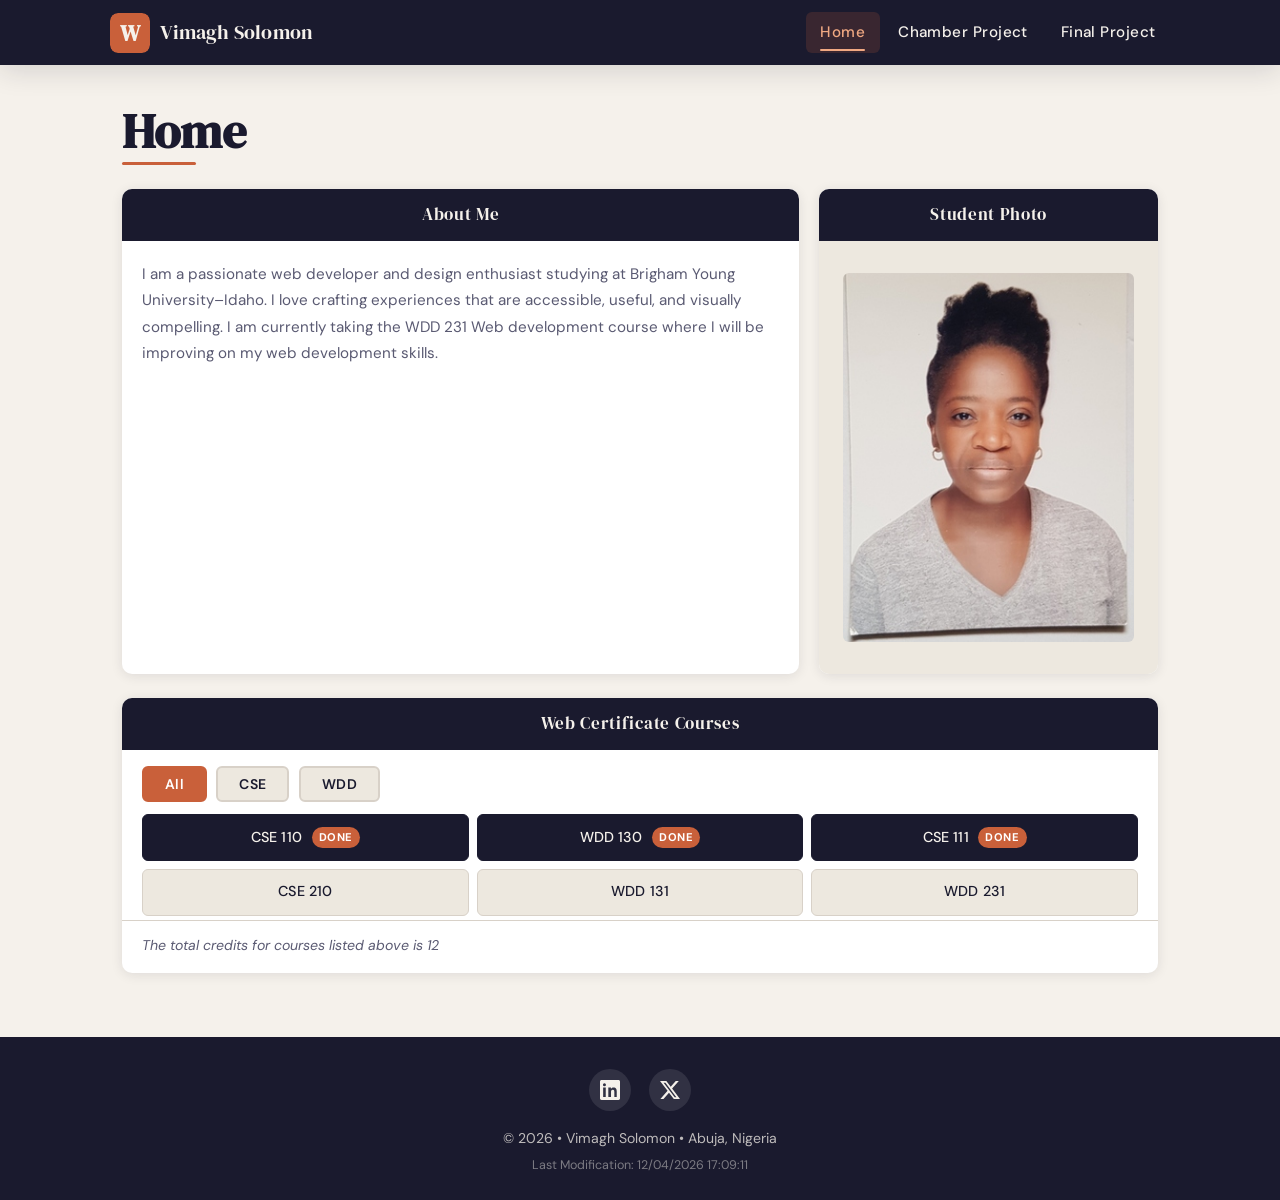
<file: index.html>
<!DOCTYPE html>
<html lang="en">
<head>
  <meta charset="UTF-8" />
  <meta name="viewport" content="width=device-width, initial-scale=1.0" />
  <meta name="description" content="Vimagh Solomon's's WDD131 student portfolio showcasing web development projects, certificate courses, and skills learned at BYU-Idaho." />
  <meta name="author" content="Vimagh Solomon" />
  <title>WDD131 – Student Portfolio</title>
  <link rel="preconnect" href="https://fonts.googleapis.com" />
  <link rel="preconnect" href="https://fonts.gstatic.com" crossorigin />
  <link href="https://fonts.googleapis.com/css2?family=DM+Serif+Display:ital@0;1&family=DM+Sans:ital,opsz,wght@0,9..40,300;0,9..40,400;0,9..40,500;0,9..40,600;1,9..40,400&display=swap" rel="stylesheet" />
  <link rel="stylesheet" href="styles/styles.css" />
  <script src="scripts/main.js" defer></script>
</head>
<body>

  <!-- HEADER -->
  <header>
    <div class="header-inner">
      <div class="brand">
        <svg class="site-logo" viewBox="0 0 40 40" xmlns="http://www.w3.org/2000/svg" aria-label="Site logo">
          <rect width="40" height="40" rx="8" fill="var(--accent)"/>
          <text x="50%" y="56%" dominant-baseline="middle" text-anchor="middle"
                fill="var(--bg)" font-family="DM Serif Display, serif" font-size="22" font-weight="bold">W</text>
        </svg>
        <span class="site-name">Vimagh Solomon</span>
      </div>

      <button id="menu-btn" class="hamburger" aria-label="Toggle navigation" aria-expanded="false">
        <span></span><span></span><span></span>
      </button>

      <nav id="main-nav" aria-label="Main navigation">
        <ul>
          <li><a href="index.html" class="active" aria-current="page">Home</a></li>
          <li><a href="chamber.html">Chamber Project</a></li>
          <li><a href="final.html">Final Project</a></li>
        </ul>
      </nav>
    </div>
  </header>

  <!-- MAIN -->
  <main>
    <h1>Home</h1>

    <div class="top-grid">
      <section class="card about-section" aria-labelledby="about-heading">
        <h2 id="about-heading">About Me</h2>
        <p>
          I am a passionate web developer and design enthusiast studying at Brigham Young University–Idaho.
          I love crafting experiences that are accessible, useful, and visually compelling. I am currently 
          taking the WDD 231 Web development course where I will be improving on my web development skills.
        </p>
      </section>

      <section class="card photo-section" aria-labelledby="photo-heading">
        <h2 id="photo-heading">Student Photo</h2>
        <div class="photo-placeholder" aria-label="Student photo placeholder">
  <img src="images/profile.jpg" alt="Vimagh Solomon, student" />
</div>
      </section>
    </div>

    <section class="card courses-section" aria-labelledby="courses-heading">
      <h2 id="courses-heading">Web Certificate Courses</h2>
      <div class="filter-btns" role="group" aria-label="Filter courses">
        <button class="filter-btn active" data-filter="all">All</button>
        <button class="filter-btn" data-filter="CSE">CSE</button>
        <button class="filter-btn" data-filter="WDD">WDD</button>
      </div>
      <div id="course-list" class="course-list" aria-live="polite"></div>
      <p class="credit-total" id="credit-total"></p>
    </section>
  </main>

  <!-- FOOTER -->
  <footer>
    <div class="social-links" aria-label="Social media links">
      <a href="https://www.linkedin.com/in/vimagh-solomon-92a84197/" target="_blank" rel="noopener noreferrer" aria-label="LinkedIn">
        <svg viewBox="0 0 24 24" xmlns="http://www.w3.org/2000/svg" aria-hidden="true">
          <path d="M20.447 20.452H17.21v-5.569c0-1.327-.024-3.037-1.849-3.037-1.851 0-2.134 1.445-2.134 2.939v5.667H9.989V9h3.106v1.561h.044c.432-.82 1.49-1.685 3.066-1.685 3.278 0 3.883 2.157 3.883 4.963v6.613zM5.337 7.433a1.803 1.803 0 1 1 0-3.606 1.803 1.803 0 0 1 0 3.606zm1.554 13.019H3.782V9h3.109v11.452zM22.225 0H1.771C.792 0 0 .774 0 1.729v20.542C0 23.227.792 24 1.771 24h20.451C23.2 24 24 23.227 24 22.271V1.729C24 .774 23.2 0 22.222 0h.003z"/>
        </svg>
      </a>
      <a href="hhttps://x.com/miz_veee/" target="_blank" rel="noopener noreferrer" aria-label="X (Twitter)">
        <svg viewBox="0 0 24 24" xmlns="http://www.w3.org/2000/svg" aria-hidden="true">
          <path d="M18.901 1.153h3.68l-8.04 9.19L24 22.846h-7.406l-5.8-7.584-6.638 7.584H.474l8.6-9.83L0 1.154h7.594l5.243 6.932ZM17.61 20.644h2.039L6.486 3.24H4.298Z"/>
        </svg>
      </a>
    </div>

    <p class="footer-copy">
      &copy; <span id="copy-year"></span> &bull; Vimagh Solomon &bull; Abuja, Nigeria
    </p>
    <p class="footer-modified" id="lastModified"></p>
  </footer>

</body>
</html>
</file>
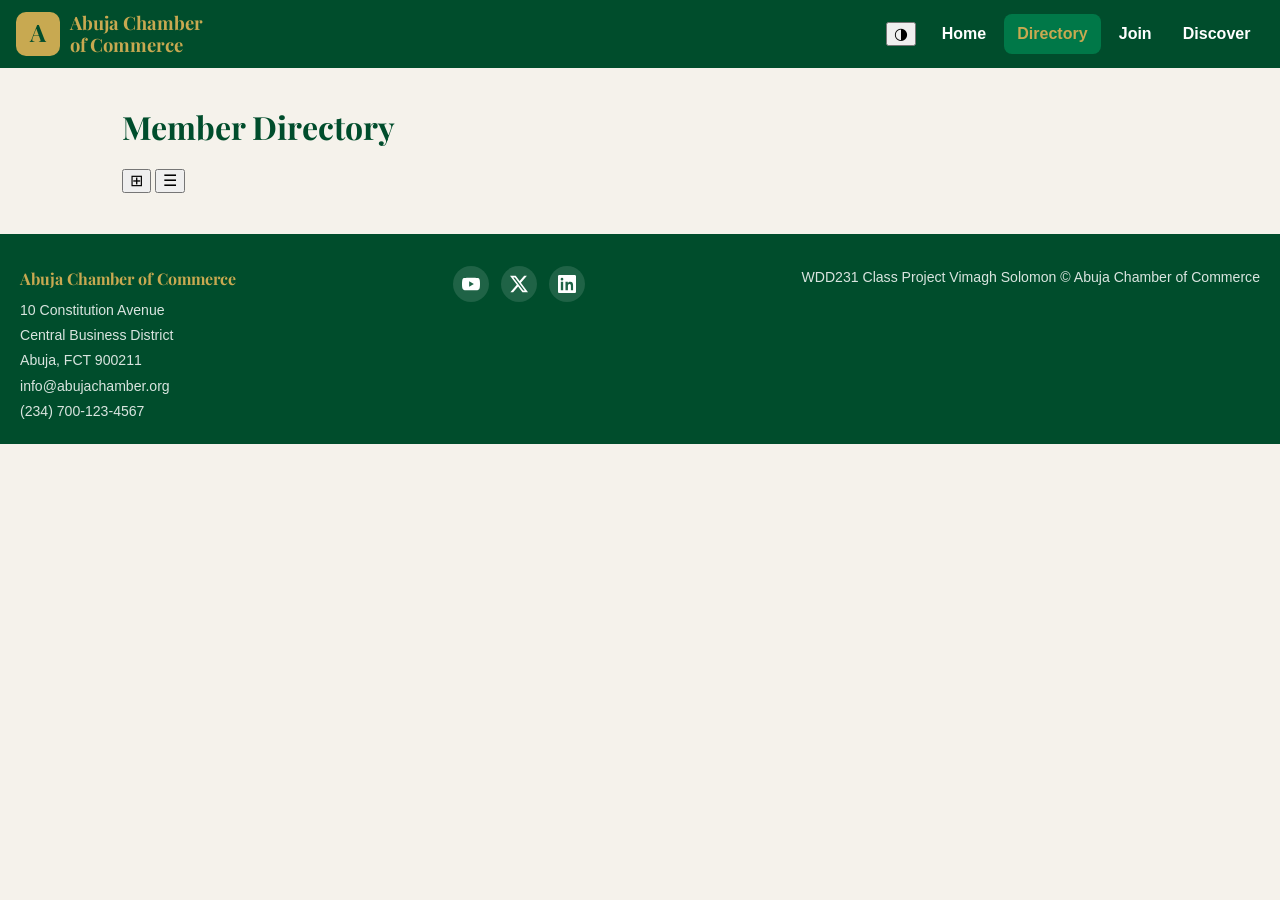
<file: chamber/directory.html>
<!DOCTYPE html>
<html lang="en">
<head>
  <meta charset="UTF-8" />
  <meta name="viewport" content="width=device-width, initial-scale=1.0" />
  <title>Member Directory – Abuja Chamber of Commerce</title>
  <meta name="description" content="Browse the full member directory of the Abuja Chamber of Commerce. Find local businesses, contact details, and membership levels across Abuja, FCT." />
  <meta name="author" content="Vimagh Solomon" />

  <!-- Open Graph / Facebook -->
  <meta property="og:type"        content="website" />
  <meta property="og:title"       content="Member Directory – Abuja Chamber of Commerce" />
  <meta property="og:description" content="Browse the full member directory of the Abuja Chamber of Commerce. Find local businesses, contact details, and membership levels across Abuja, FCT." />
  <meta property="og:image" content="https://vimagh.github.io/wdd231/chamber/images/profile.jpg" />
  <meta property="og:url"         content="https://yourusername.github.io/wdd231/chamber/directory.html" />

  <!-- Favicon -->
  <link rel="icon" href="favicon.svg" type="images/svg+xml" />
  <link rel="icon" href="favicon.ico" type="images/x-icon" />

  <link rel="preconnect" href="https://fonts.googleapis.com">
  <link rel="preconnect" href="https://fonts.gstatic.com" crossorigin>
  <link href="https://fonts.googleapis.com/css2?family=Playfair+Display:wght@500;700&family=Lato:wght@300;400;700&display=swap" rel="stylesheet">

  <!-- CSS: normalize → small → larger -->
  <link rel="stylesheet" href="normalize.css" />
  <link rel="stylesheet" href="styles/small.css" />
  <link rel="stylesheet" href="styles/larger.css" />

  <!-- JS -->
  <script src="scripts/chamber.js" defer></script>
</head>
<body>

  <!-- ===== HEADER ===== -->
  <header>
    <div class="header-inner">
      <div class="brand">
        <!-- SVG Favicon / Logo -->
        <svg class="site-logo" viewBox="0 0 44 44" xmlns="http://www.w3.org/2000/svg" aria-label="Abuja Chamber of Commerce logo">
          <rect width="44" height="44" rx="10" fill="#C8A951"/>
          <text x="50%" y="54%" dominant-baseline="middle" text-anchor="middle"
                fill="#004d2c" font-family="Playfair Display, Georgia, serif"
                font-size="24" font-weight="700">A</text>
        </svg>
        <span class="site-name">Abuja Chamber<br>of Commerce</span>
      </div>

      <!-- Theme toggle -->
      <button class="theme-toggle" aria-label="Toggle dark mode" id="theme-btn">◑</button>

      <!-- Hamburger -->
      <button id="menu-btn" class="hamburger" aria-label="Toggle navigation" aria-expanded="false">
        <span></span><span></span><span></span>
      </button>

      <!-- Navigation -->
      <nav id="main-nav" aria-label="Main navigation">
        <ul>
          <li><a href="index.html">Home</a></li>
          <li><a href="directory.html" class="active" aria-current="page">Directory</a></li>
          <li><a href="join.html">Join</a></li>
          <li><a href="discover.html">Discover</a></li>
        </ul>
      </nav>
    </div>
  </header>

  <!-- ===== MAIN ===== -->
  <main>
    <div class="directory-controls">
      <h1>Member Directory</h1>
      <div class="view-btns" role="group" aria-label="Toggle view">
        <button class="view-btn active" id="btn-grid" aria-label="Grid view" title="Grid view">⊞</button>
        <button class="view-btn" id="btn-list" aria-label="List view" title="List view">☰</button>
      </div>
    </div>

    <!-- Members Container -->
    <div id="member-container" role="list" aria-live="polite" aria-label="Chamber members"></div>

  </main>

  <!-- ===== FOOTER ===== -->
  <footer>
    <div class="footer-inner">

      <!-- Contact Info -->
      <div class="footer-contact">
        <strong>Abuja Chamber of Commerce</strong>
        <p>
          10 Constitution Avenue<br>
          Central Business District<br>
          Abuja, FCT 900211<br>
          info@abujachamber.org<br>
          (234) 700-123-4567
        </p>
      </div>

      <!-- Social Icons -->
      <div class="footer-middle">
        <div class="footer-social" role="navigation" aria-label="Social media links">
          <a href="https://youtube.com" target="_blank" rel="noopener noreferrer" aria-label="YouTube">
            <svg viewBox="0 0 24 24" xmlns="http://www.w3.org/2000/svg" aria-hidden="true">
              <path d="M23.498 6.186a3.016 3.016 0 0 0-2.122-2.136C19.505 3.545 12 3.545 12 3.545s-7.505 0-9.377.505A3.017 3.017 0 0 0 .502 6.186C0 8.07 0 12 0 12s0 3.93.502 5.814a3.016 3.016 0 0 0 2.122 2.136c1.871.505 9.376.505 9.376.505s7.505 0 9.377-.505a3.015 3.015 0 0 0 2.122-2.136C24 15.93 24 12 24 12s0-3.93-.502-5.814zM9.545 15.568V8.432L15.818 12l-6.273 3.568z"/>
            </svg>
          </a>
          <a href="https://twitter.com" target="_blank" rel="noopener noreferrer" aria-label="X (Twitter)">
            <svg viewBox="0 0 24 24" xmlns="http://www.w3.org/2000/svg" aria-hidden="true">
              <path d="M18.901 1.153h3.68l-8.04 9.19L24 22.846h-7.406l-5.8-7.584-6.638 7.584H.474l8.6-9.83L0 1.154h7.594l5.243 6.932ZM17.61 20.644h2.039L6.486 3.24H4.298Z"/>
            </svg>
          </a>
          <a href="https://linkedin.com" target="_blank" rel="noopener noreferrer" aria-label="LinkedIn">
            <svg viewBox="0 0 24 24" xmlns="http://www.w3.org/2000/svg" aria-hidden="true">
              <path d="M20.447 20.452H17.21v-5.569c0-1.327-.024-3.037-1.849-3.037-1.851 0-2.134 1.445-2.134 2.939v5.667H9.989V9h3.106v1.561h.044c.432-.82 1.49-1.685 3.066-1.685 3.278 0 3.883 2.157 3.883 4.963v6.613zM5.337 7.433a1.803 1.803 0 1 1 0-3.606 1.803 1.803 0 0 1 0 3.606zm1.554 13.019H3.782V9h3.109v11.452zM22.225 0H1.771C.792 0 0 .774 0 1.729v20.542C0 23.227.792 24 1.771 24h20.451C23.2 24 24 23.227 24 22.271V1.729C24 .774 23.2 0 22.222 0h.003z"/>
            </svg>
          </a>
        </div>
      </div>

      <!-- Dev Info -->
      <div class="footer-dev">
        <span>WDD231 Class Project</span>
        <span>Vimagh Solomon</span>
        <span>&copy; <span id="copy-year"></span> Abuja Chamber of Commerce</span>
        <span id="lastModified"></span>
      </div>

    </div>
  </footer>

</body>
</html>
</file>
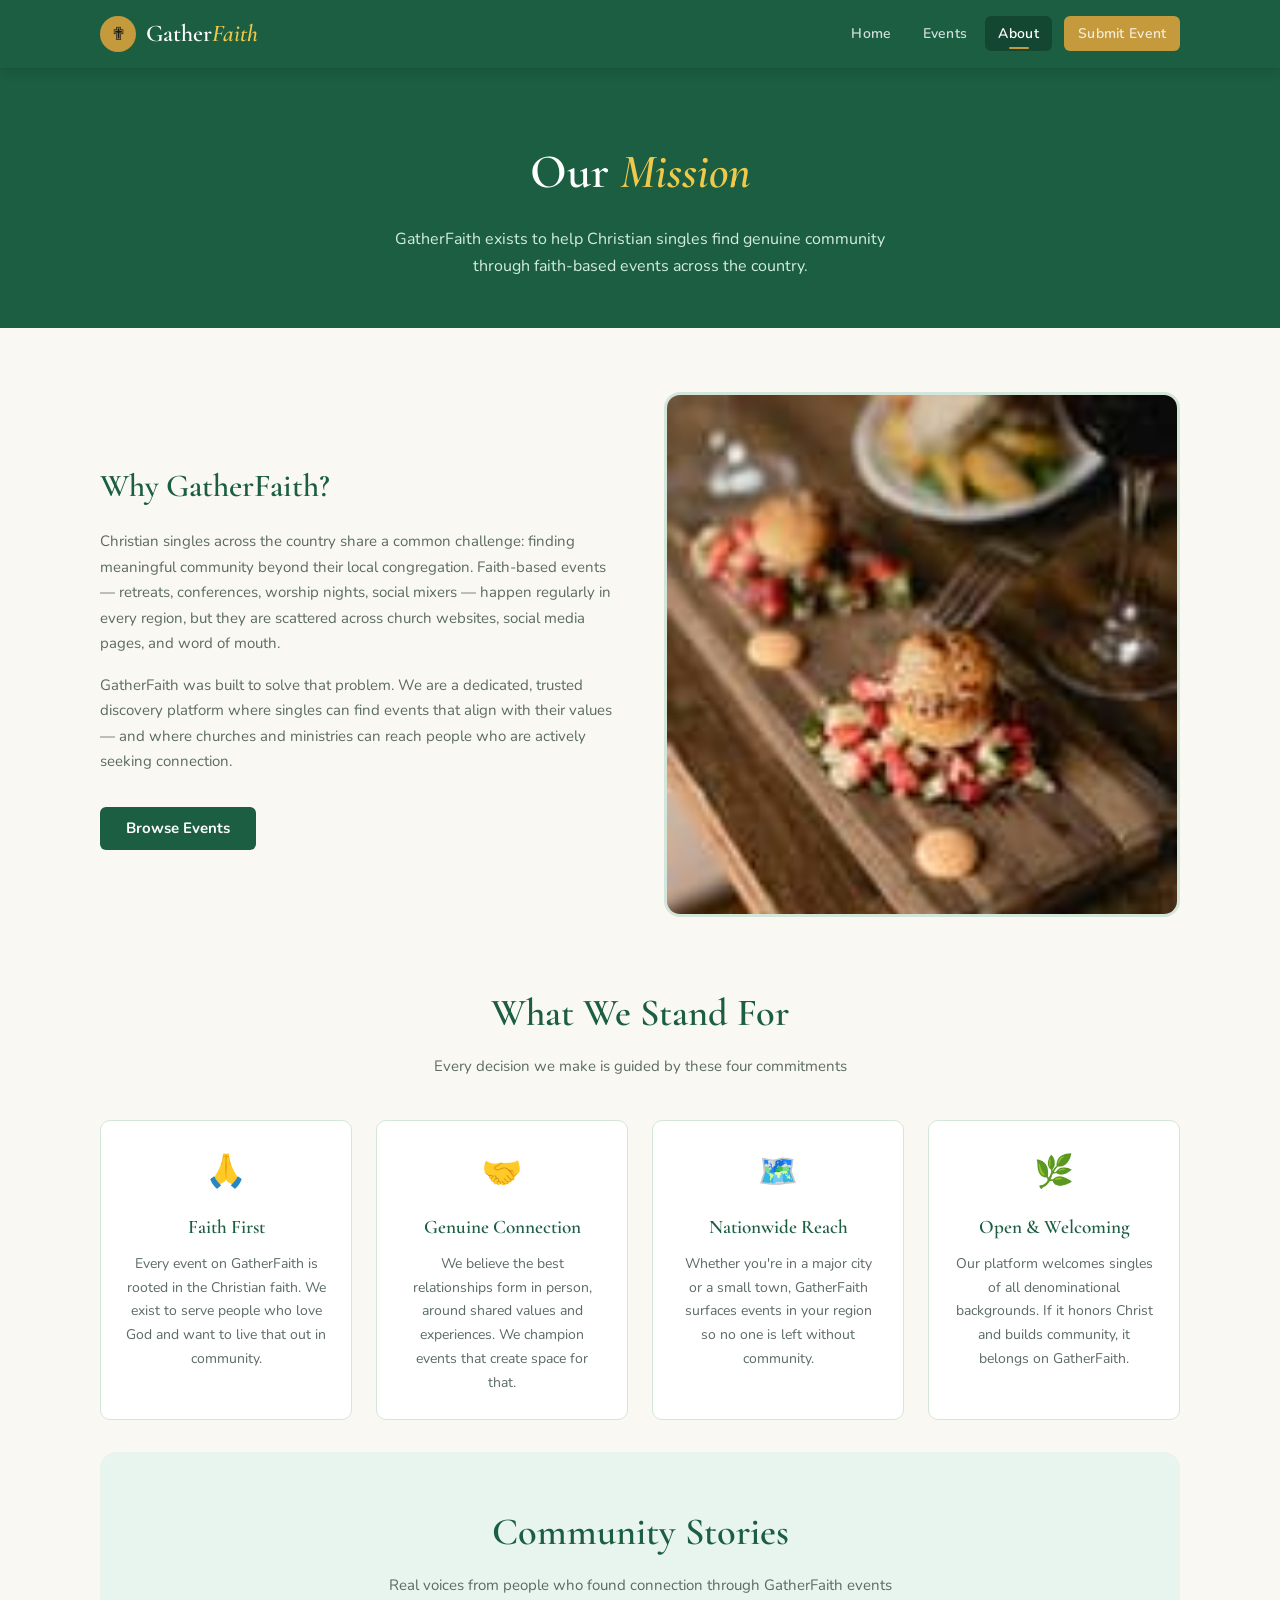
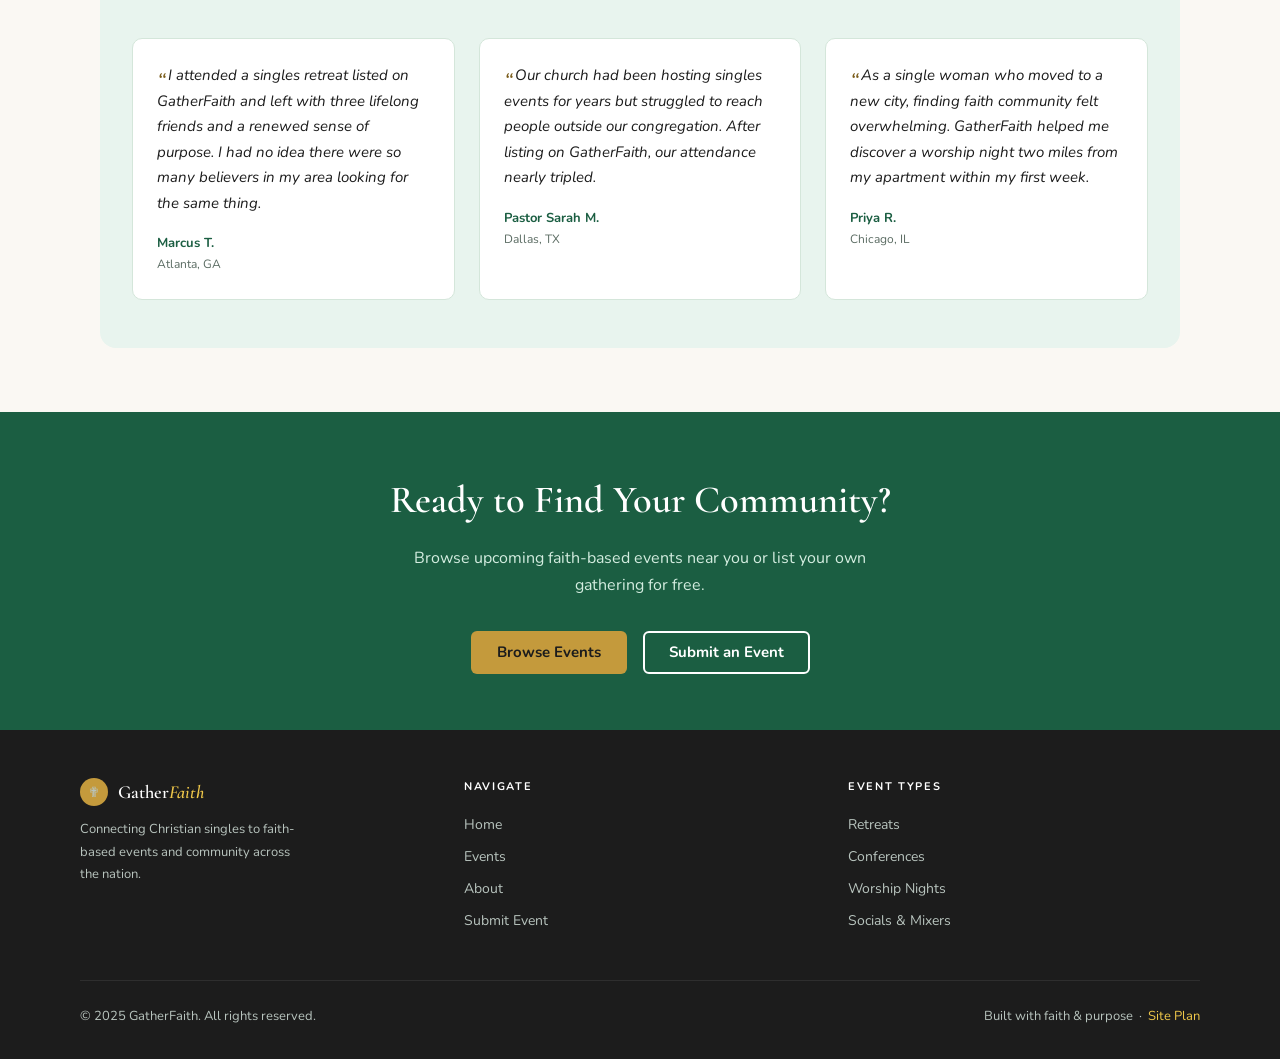
<file: final/about.html>
<!DOCTYPE html>
<html lang="en">
<head>
  <meta charset="UTF-8" />
  <meta name="viewport" content="width=device-width, initial-scale=1.0" />
  <title>About GatherFaith — Our Mission &amp; Story</title>
  <meta name="description" content="Learn about GatherFaith's mission to help Christian singles find meaningful community through faith-based events across the United States." />
  <meta name="author" content="Vimagh Solomon />
  <meta property="og:title" content="About GatherFaith — Our Mission &amp; Story" />
  <meta property="og:description" content="GatherFaith exists to help Christian singles find genuine community through faith-based events nationwide." />
  <meta property="og:type" content="website" />
  <meta property="og:url" content="https://vimagh.github.io/your-repo/about.html" />
  <meta property="og:image" content="https://vimagh.github.io/your-repo/images/about-community.jpg" />
  <link rel="icon" type="image/svg+xml" href="data:image/svg+xml,<svg xmlns='http://www.w3.org/2000/svg' viewBox='0 0 32 32'><rect width='32' height='32' rx='8' fill='%231B5E42'/><text y='24' x='6' font-size='22'>✟</text></svg>" />
  <link rel="preconnect" href="https://fonts.googleapis.com" />
  <link rel="preconnect" href="https://fonts.gstatic.com" crossorigin />
  <link href="https://fonts.googleapis.com/css2?family=Cormorant+Garamond:ital,wght@0,400;0,600;1,400;1,600&family=Nunito:wght@300;400;600;700&display=swap" rel="stylesheet" />
  <link rel="stylesheet" href="styles/style.css" />
  <link rel="stylesheet" href="styles/about.css" />
</head>
<body>

<a href="#main-content" class="skip-link">Skip to main content</a>

<header class="site-header">
  <nav class="nav-inner" aria-label="Main navigation">
    <a href="index.html" class="nav-logo" aria-label="GatherFaith home">
      <span class="nav-logo-icon" aria-hidden="true">✟</span>
      <span class="nav-logo-text">Gather<em>Faith</em></span>
    </a>
    <ul class="nav-links" role="list">
      <li><a href="index.html">Home</a></li>
      <li><a href="events.html">Events</a></li>
      <li><a href="about.html" aria-current="page">About</a></li>
      <li><a href="submit.html" class="nav-cta">Submit Event</a></li>
    </ul>
    <button class="hamburger" id="hamburger" aria-expanded="false" aria-controls="mobile-nav" aria-label="Toggle navigation menu">
      <span></span><span></span><span></span>
    </button>
  </nav>
</header>

<nav class="mobile-nav" id="mobile-nav" aria-label="Mobile navigation">
  <a href="index.html">Home</a>
  <a href="events.html">Events</a>
  <a href="about.html" aria-current="page">About</a>
  <a href="submit.html">Submit Event</a>
</nav>

<main id="main-content">

  <section class="page-hero" aria-labelledby="about-heading">
    <h1 id="about-heading">Our <em>Mission</em></h1>
    <p>GatherFaith exists to help Christian singles find genuine community through faith-based events across the country.</p>
  </section>

  <div class="content-section">

    <div class="about-intro">
      <div class="about-intro-text">
        <h2>Why GatherFaith?</h2>
        <p>Christian singles across the country share a common challenge: finding meaningful community beyond their local congregation. Faith-based events — retreats, conferences, worship nights, social mixers — happen regularly in every region, but they are scattered across church websites, social media pages, and word of mouth.</p>
        <p>GatherFaith was built to solve that problem. We are a dedicated, trusted discovery platform where singles can find events that align with their values — and where churches and ministries can reach people who are actively seeking connection.</p>
        <a href="events.html" class="gf-btn gf-btn-forest gf-mt1">Browse Events</a>
      </div>
      <img
        class="about-img"
        src="images/about-community.jpg"
        alt="A diverse group of young Christians gathered together in conversation"
        loading="lazy"
        width="700"
        height="525"
      />
    </div>

    <section aria-labelledby="values-heading">
      <div class="section-head">
        <h2 id="values-heading">What We Stand For</h2>
        <p>Every decision we make is guided by these four commitments</p>
      </div>
      <div class="values-grid">
        <div class="value-card">
          <div class="value-icon" aria-hidden="true">🙏</div>
          <h3>Faith First</h3>
          <p>Every event on GatherFaith is rooted in the Christian faith. We exist to serve people who love God and want to live that out in community.</p>
        </div>
        <div class="value-card">
          <div class="value-icon" aria-hidden="true">🤝</div>
          <h3>Genuine Connection</h3>
          <p>We believe the best relationships form in person, around shared values and experiences. We champion events that create space for that.</p>
        </div>
        <div class="value-card">
          <div class="value-icon" aria-hidden="true">🗺️</div>
          <h3>Nationwide Reach</h3>
          <p>Whether you're in a major city or a small town, GatherFaith surfaces events in your region so no one is left without community.</p>
        </div>
        <div class="value-card">
          <div class="value-icon" aria-hidden="true">🌿</div>
          <h3>Open &amp; Welcoming</h3>
          <p>Our platform welcomes singles of all denominational backgrounds. If it honors Christ and builds community, it belongs on GatherFaith.</p>
        </div>
      </div>
    </section>

    <section class="testimonials gf-mt2" aria-labelledby="stories-heading">
      <div class="section-head">
        <h2 id="stories-heading">Community Stories</h2>
        <p>Real voices from people who found connection through GatherFaith events</p>
      </div>
      <div class="testimonials-grid">
        <blockquote class="testimonial">
          <p class="testimonial-quote">I attended a singles retreat listed on GatherFaith and left with three lifelong friends and a renewed sense of purpose. I had no idea there were so many believers in my area looking for the same thing.</p>
          <footer>
            <p class="testimonial-author">Marcus T.</p>
            <p class="testimonial-location">Atlanta, GA</p>
          </footer>
        </blockquote>
        <blockquote class="testimonial">
          <p class="testimonial-quote">Our church had been hosting singles events for years but struggled to reach people outside our congregation. After listing on GatherFaith, our attendance nearly tripled.</p>
          <footer>
            <p class="testimonial-author">Pastor Sarah M.</p>
            <p class="testimonial-location">Dallas, TX</p>
          </footer>
        </blockquote>
        <blockquote class="testimonial">
          <p class="testimonial-quote">As a single woman who moved to a new city, finding faith community felt overwhelming. GatherFaith helped me discover a worship night two miles from my apartment within my first week.</p>
          <footer>
            <p class="testimonial-author">Priya R.</p>
            <p class="testimonial-location">Chicago, IL</p>
          </footer>
        </blockquote>
      </div>
    </section>

  </div>

  <section class="cta-band" aria-labelledby="about-cta-heading">
    <div class="gf-wrap">
      <h2 id="about-cta-heading">Ready to Find Your Community?</h2>
      <p>Browse upcoming faith-based events near you or list your own gathering for free.</p>
      <div class="cta-actions">
        <a href="events.html" class="gf-btn gf-btn-primary">Browse Events</a>
        <a href="submit.html" class="gf-btn gf-btn-outline">Submit an Event</a>
      </div>
    </div>
  </section>

</main>

<footer class="site-footer">
  <div class="footer-inner">
    <div class="footer-brand">
      <a href="index.html" class="footer-logo">
        <span class="nav-logo-icon" aria-hidden="true">✟</span>
        <span class="nav-logo-text">Gather<em>Faith</em></span>
      </a>
      <p>Connecting Christian singles to faith-based events and community across the nation.</p>
    </div>
    <div class="footer-col">
      <h4>Navigate</h4>
      <a href="index.html">Home</a>
      <a href="events.html">Events</a>
      <a href="about.html">About</a>
      <a href="submit.html">Submit Event</a>
    </div>
    <div class="footer-col">
      <h4>Event Types</h4>
      <a href="events.html">Retreats</a>
      <a href="events.html">Conferences</a>
      <a href="events.html">Worship Nights</a>
      <a href="events.html">Socials &amp; Mixers</a>
    </div>
  </div>
  <div class="footer-bottom">
    <p>&copy; 2025 GatherFaith. All rights reserved.</p>
    <p>Built with faith &amp; purpose &nbsp;·&nbsp; <a href="site-plan.html">Site Plan</a></p>
  </div>
</footer>

<script type="module" src="scripts/app.js"></script>
</body>
</html>
</file>
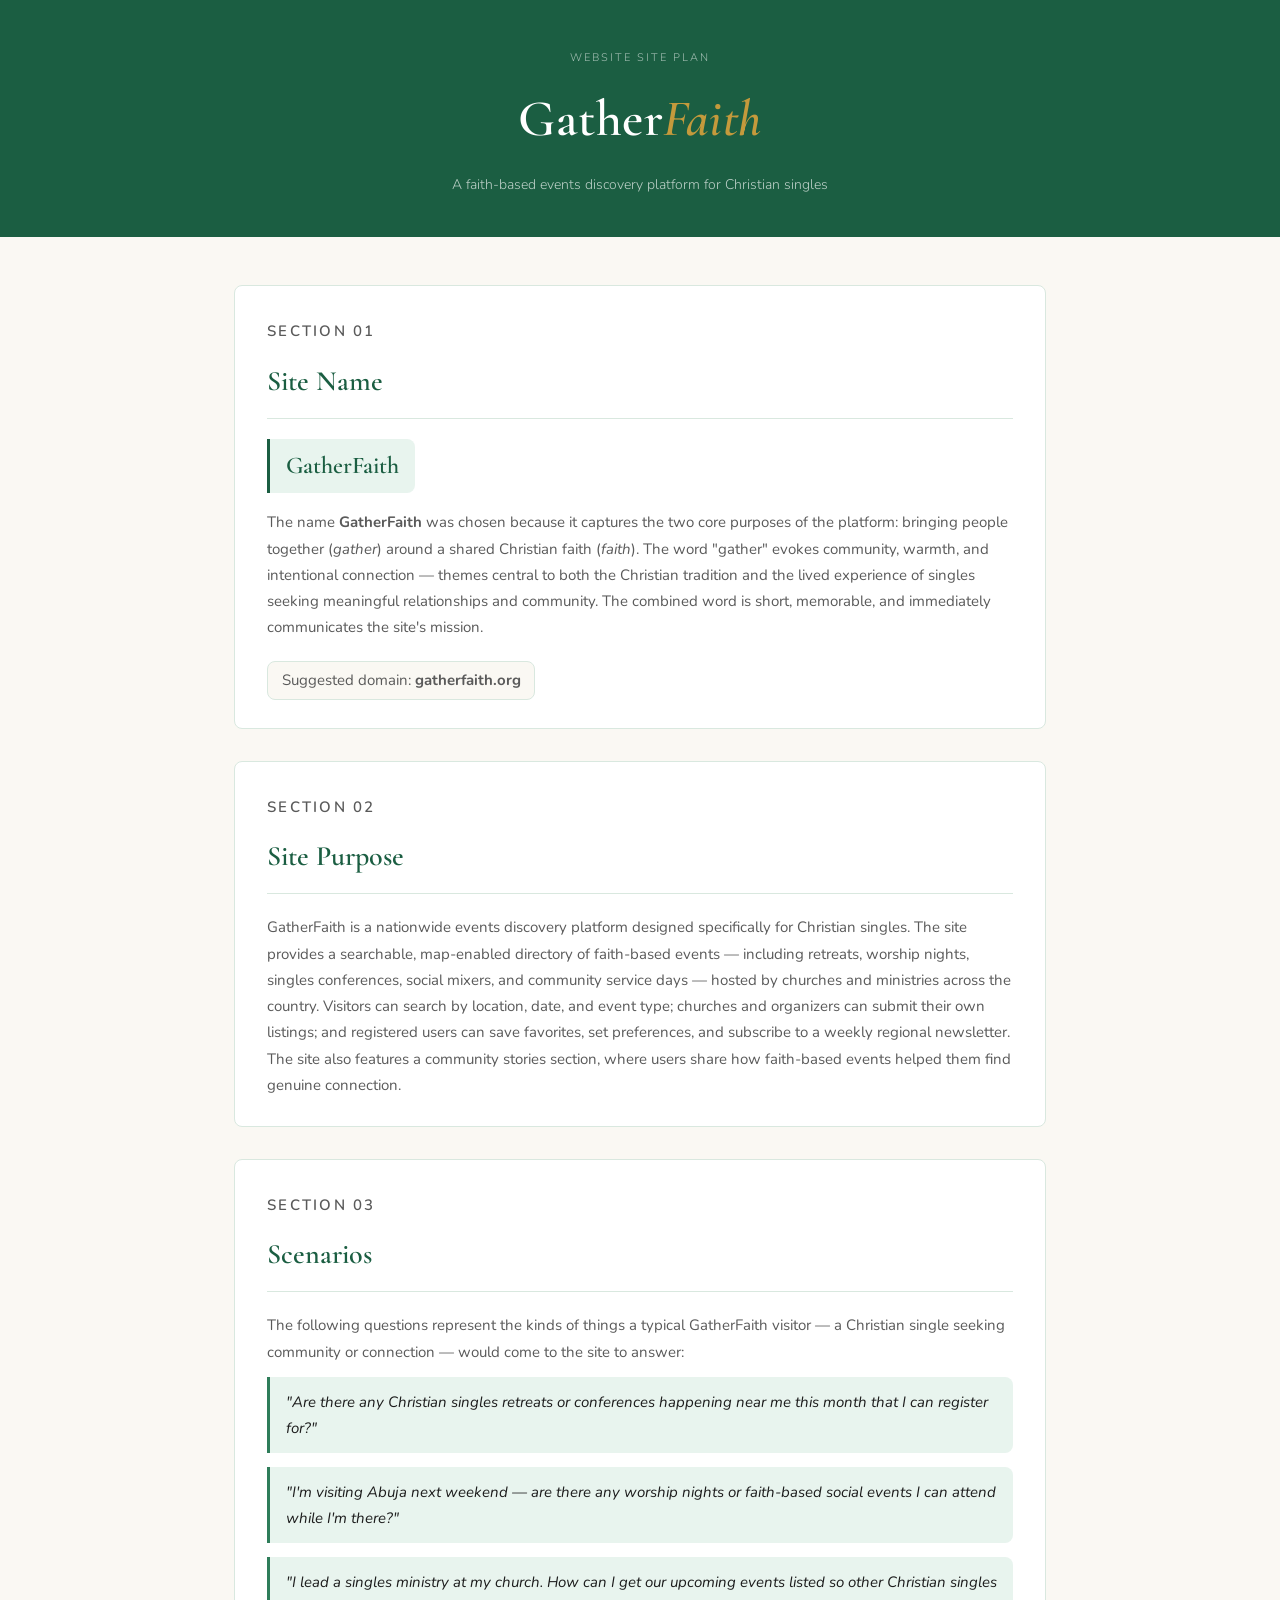
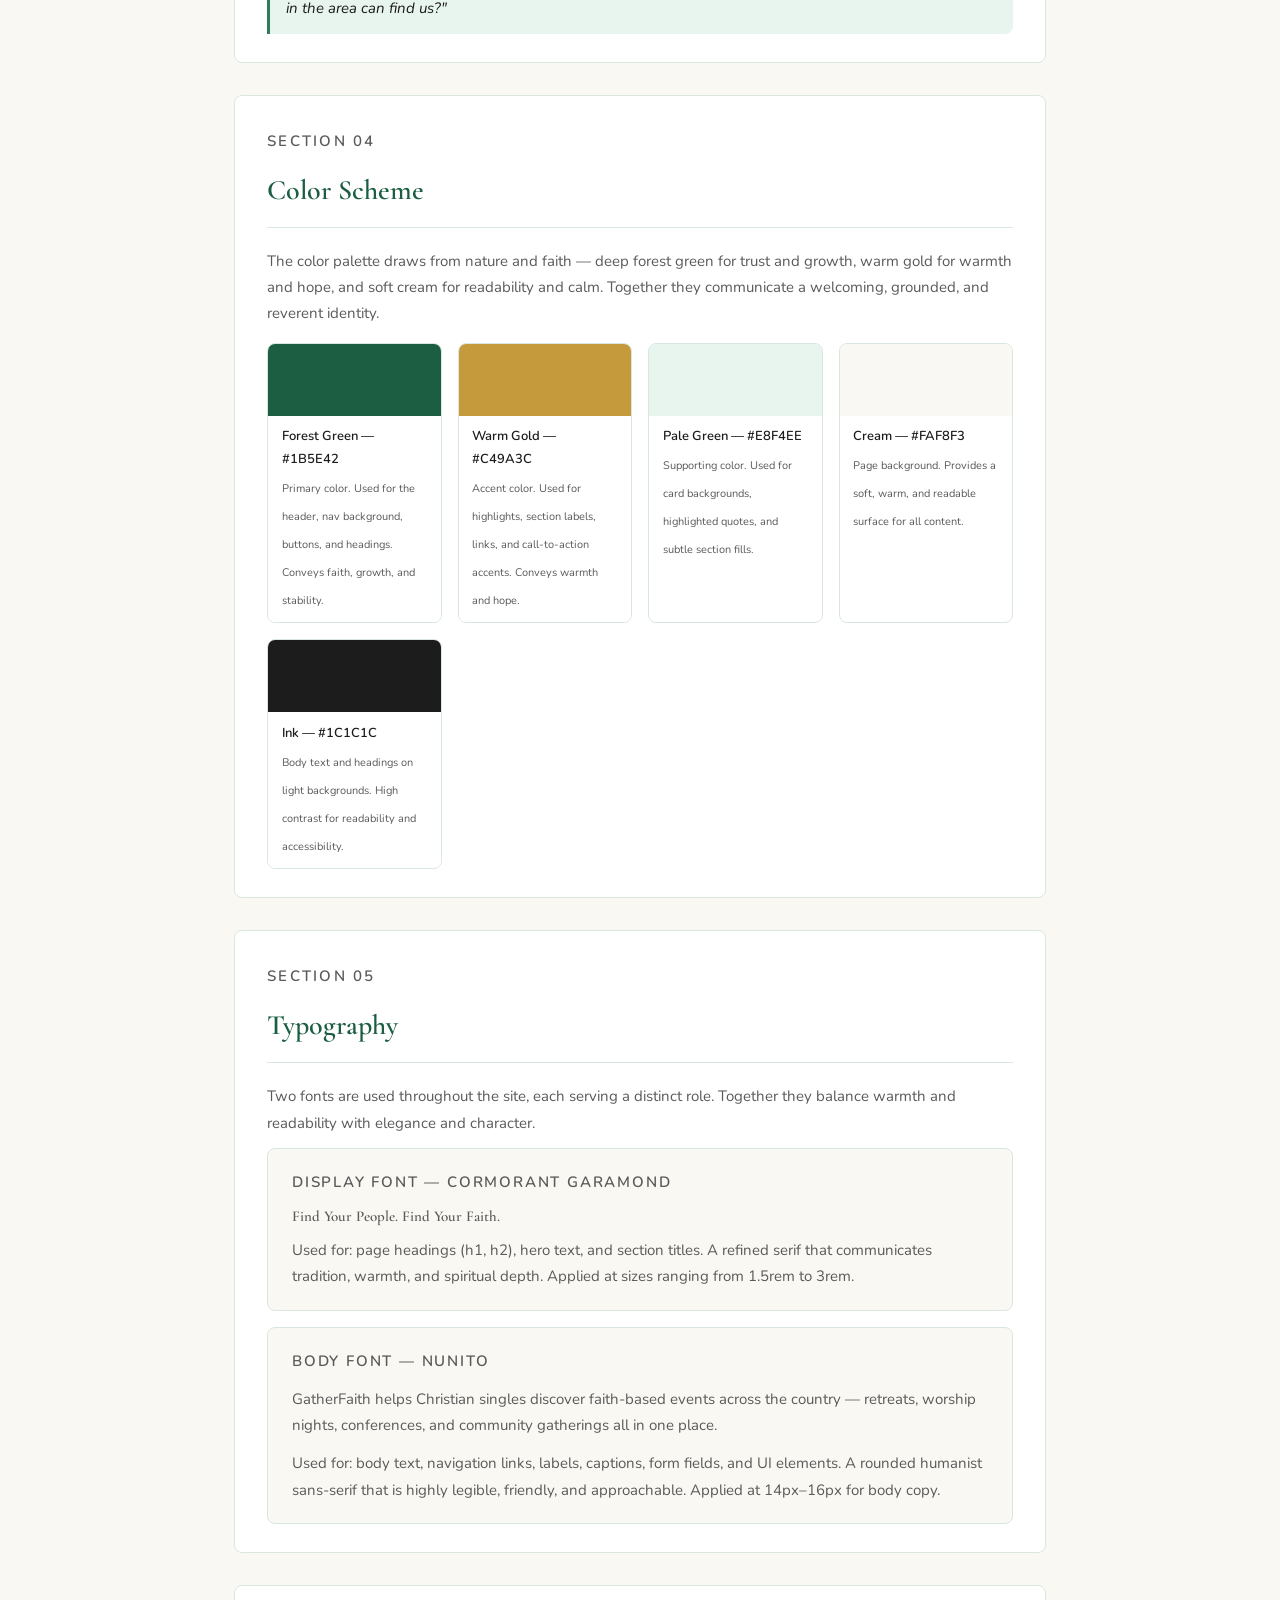
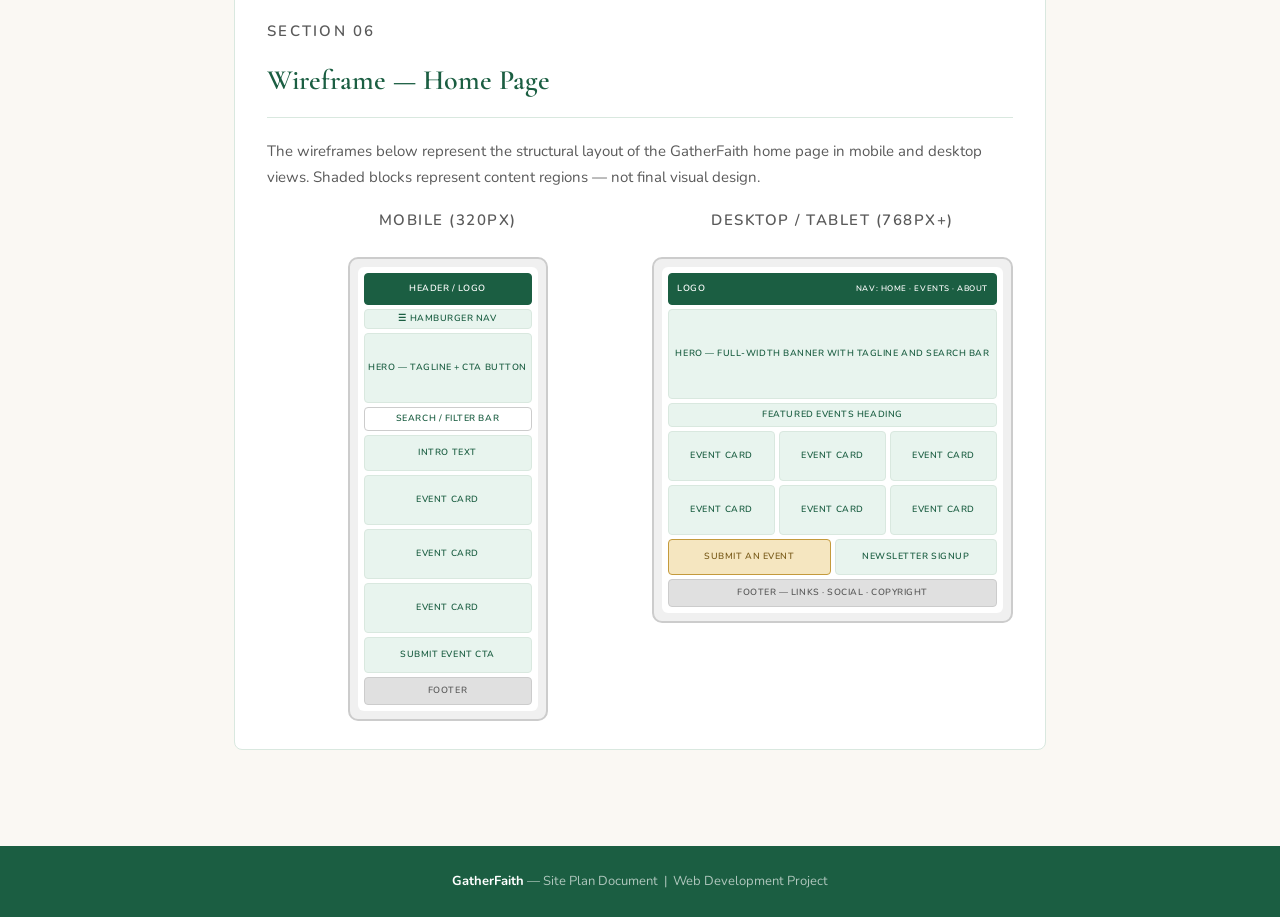
<file: final/final.html>
<!DOCTYPE html>
<html lang="en">
<head>
  <meta charset="UTF-8" />
  <meta name="viewport" content="width=device-width, initial-scale=1.0" />
  <title>GatherFaith – Site Plan</title>
  <meta name="description" content="Site plan document for GatherFaith, a faith-based events discovery platform for Christian singles." />
  <meta name="author" content="Vims" />
  <link rel="preconnect" href="https://fonts.googleapis.com" />
  <link rel="preconnect" href="https://fonts.gstatic.com" crossorigin />
  <link href="https://fonts.googleapis.com/css2?family=Cormorant+Garamond:ital,wght@0,400;0,600;1,400&family=Nunito:wght@300;400;600&display=swap" rel="stylesheet" />
  <style>
    :root {
      --color-forest: #1B5E42;
      --color-forest-light: #2E7D5A;
      --color-forest-pale: #E8F4EE;
      --color-gold: #C49A3C;
      --color-gold-light: #F5E6C0;
      --color-cream: #FAF8F3;
      --color-ink: #1C1C1C;
      --color-muted: #5A5A5A;
      --color-border: #D9E8DF;
      --font-display: 'Cormorant Garamond', Georgia, serif;
      --font-body: 'Nunito', sans-serif;
      --radius: 8px;
      --max-width: 860px;
    }

    *, *::before, *::after { box-sizing: border-box; margin: 0; padding: 0; }

    body {
      font-family: var(--font-body);
      background-color: var(--color-cream);
      color: var(--color-ink);
      line-height: 1.75;
      font-size: 16px;
    }

    /* ── Header ── */
    header {
      background-color: var(--color-forest);
      color: white;
      padding: 3rem 2rem 2.5rem;
      text-align: center;
    }

    header .site-label {
      font-family: var(--font-body);
      font-size: 11px;
      letter-spacing: 0.18em;
      text-transform: uppercase;
      color: rgba(255,255,255,0.6);
      margin-bottom: 0.5rem;
    }

    header h1 {
      font-family: var(--font-display);
      font-size: clamp(2.2rem, 5vw, 3.2rem);
      font-weight: 600;
      letter-spacing: 0.01em;
      color: white;
      margin-bottom: 0.5rem;
    }

    header h1 em {
      color: var(--color-gold);
      font-style: italic;
    }

    header p {
      font-size: 14px;
      color: rgba(255,255,255,0.7);
      font-weight: 300;
    }

    /* ── Main layout ── */
    main {
      max-width: var(--max-width);
      margin: 0 auto;
      padding: 3rem 1.5rem 4rem;
    }

    /* ── Section card ── */
    .section {
      background: white;
      border: 1px solid var(--color-border);
      border-radius: var(--radius);
      padding: 2rem 2rem 1.75rem;
      margin-bottom: 2rem;
    }

    .section-number {
      font-family: var(--font-body);
      font-size: 11px;
      font-weight: 600;
      letter-spacing: 0.15em;
      text-transform: uppercase;
      color: var(--color-gold);
      margin-bottom: 0.35rem;
    }

    .section h2 {
      font-family: var(--font-display);
      font-size: 1.75rem;
      font-weight: 600;
      color: var(--color-forest);
      border-bottom: 1px solid var(--color-border);
      padding-bottom: 0.75rem;
      margin-bottom: 1.25rem;
    }

    .section p {
      color: var(--color-muted);
      font-size: 15px;
      margin-bottom: 0.75rem;
    }

    .section p:last-child { margin-bottom: 0; }

    /* ── Site name highlight ── */
    .site-name-display {
      display: inline-block;
      font-family: var(--font-display);
      font-size: 1.5rem;
      font-weight: 600;
      color: var(--color-forest);
      background: var(--color-forest-pale);
      border-left: 3px solid var(--color-forest);
      padding: 0.4rem 1rem;
      border-radius: 0 var(--radius) var(--radius) 0;
      margin-bottom: 1rem;
    }

    .domain {
      font-family: var(--font-body);
      font-size: 13px;
      color: var(--color-muted);
      background: var(--color-cream);
      border: 1px solid var(--color-border);
      border-radius: var(--radius);
      padding: 0.35rem 0.85rem;
      display: inline-block;
      margin-top: 0.5rem;
    }

    /* ── Scenarios ── */
    .scenario-list {
      list-style: none;
      display: flex;
      flex-direction: column;
      gap: 0.85rem;
      margin-top: 0.5rem;
    }

    .scenario-list li {
      background: var(--color-forest-pale);
      border-left: 3px solid var(--color-forest-light);
      border-radius: 0 var(--radius) var(--radius) 0;
      padding: 0.75rem 1rem;
      font-size: 15px;
      color: var(--color-ink);
      font-style: italic;
    }

    /* ── Color scheme swatches ── */
    .swatch-grid {
      display: grid;
      grid-template-columns: repeat(auto-fit, minmax(160px, 1fr));
      gap: 1rem;
      margin-top: 1rem;
    }

    .swatch {
      border-radius: var(--radius);
      overflow: hidden;
      border: 1px solid var(--color-border);
    }

    .swatch-block {
      height: 72px;
    }

    .swatch-info {
      padding: 0.6rem 0.85rem;
      background: white;
    }

    .swatch-info strong {
      display: block;
      font-size: 13px;
      font-weight: 600;
      color: var(--color-ink);
      margin-bottom: 2px;
    }

    .swatch-info span {
      font-size: 11px;
      color: var(--color-muted);
    }

    /* ── Typography samples ── */
    .type-sample {
      background: var(--color-cream);
      border: 1px solid var(--color-border);
      border-radius: var(--radius);
      padding: 1.25rem 1.5rem;
      margin-bottom: 1rem;
    }

    .type-sample:last-child { margin-bottom: 0; }

    .type-label {
      font-size: 11px;
      font-weight: 600;
      letter-spacing: 0.12em;
      text-transform: uppercase;
      color: var(--color-gold);
      margin-bottom: 0.5rem;
    }

    .type-display-example {
      font-family: var(--font-display);
      font-size: 2rem;
      font-weight: 600;
      color: var(--color-forest);
      line-height: 1.2;
    }

    .type-body-example {
      font-family: var(--font-body);
      font-size: 15px;
      color: var(--color-muted);
      line-height: 1.75;
    }

    .type-detail {
      font-size: 12px;
      color: var(--color-muted);
      margin-top: 0.5rem;
    }

    /* ── Wireframes ── */
    .wireframe-grid {
      display: grid;
      grid-template-columns: repeat(auto-fit, minmax(280px, 1fr));
      gap: 1.5rem;
      margin-top: 1rem;
    }

    .wireframe-wrap {
      display: flex;
      flex-direction: column;
      align-items: center;
      gap: 0.75rem;
    }

    .wireframe-label {
      font-size: 12px;
      font-weight: 600;
      letter-spacing: 0.1em;
      text-transform: uppercase;
      color: var(--color-muted);
    }

    .wireframe-device {
      background: #f0f0f0;
      border: 2px solid #ccc;
      border-radius: 10px;
      padding: 8px;
      width: 100%;
    }

    .wireframe-device.mobile {
      max-width: 200px;
    }

    .wireframe-inner {
      background: white;
      border-radius: 6px;
      overflow: hidden;
      display: flex;
      flex-direction: column;
      gap: 4px;
      padding: 6px;
    }

    .wf-block {
      background: var(--color-forest-pale);
      border: 1px solid var(--color-border);
      border-radius: 4px;
      display: flex;
      align-items: center;
      justify-content: center;
      font-size: 9px;
      color: var(--color-forest);
      font-weight: 600;
      letter-spacing: 0.06em;
      text-transform: uppercase;
    }

    .wf-header { height: 32px; background: var(--color-forest); color: white; border-color: var(--color-forest); }
    .wf-hero { height: 70px; background: var(--color-forest-pale); }
    .wf-search { height: 24px; background: white; border-color: #ccc; }
    .wf-card { height: 50px; }
    .wf-cards { display: grid; gap: 4px; }
    .wf-cards.two { grid-template-columns: 1fr 1fr; }
    .wf-cards.three { grid-template-columns: 1fr 1fr 1fr; }
    .wf-footer { height: 28px; background: #e0e0e0; border-color: #ccc; color: var(--color-muted); }
    .wf-nav-mobile { height: 20px; background: #e8f4ee; }
    .wf-text { height: 36px; }

    /* ── Footer ── */
    footer {
      background: var(--color-forest);
      color: rgba(255,255,255,0.65);
      text-align: center;
      font-size: 13px;
      padding: 1.5rem 1rem;
    }

    footer strong { color: white; }

    @media (max-width: 600px) {
      .section { padding: 1.5rem 1.25rem; }
      header { padding: 2rem 1.25rem; }
    }
  </style>
</head>
<body>

<header>
  <p class="site-label">Website Site Plan</p>
  <h1>Gather<em>Faith</em></h1>
  <p>A faith-based events discovery platform for Christian singles</p>
</header>

<main>

  <!-- 1. Site Name -->
  <section class="section" aria-labelledby="section-name">
    <p class="section-number">Section 01</p>
    <h2 id="section-name">Site Name</h2>
    <div class="site-name-display">GatherFaith</div>
    <p>The name <strong>GatherFaith</strong> was chosen because it captures the two core purposes of the platform: bringing people together (<em>gather</em>) around a shared Christian faith (<em>faith</em>). The word "gather" evokes community, warmth, and intentional connection — themes central to both the Christian tradition and the lived experience of singles seeking meaningful relationships and community. The combined word is short, memorable, and immediately communicates the site's mission.</p>
    <p class="domain">Suggested domain: <strong>gatherfaith.org</strong></p>
  </section>

  <!-- 2. Site Purpose -->
  <section class="section" aria-labelledby="section-purpose">
    <p class="section-number">Section 02</p>
    <h2 id="section-purpose">Site Purpose</h2>
    <p>GatherFaith is a nationwide events discovery platform designed specifically for Christian singles. The site provides a searchable, map-enabled directory of faith-based events — including retreats, worship nights, singles conferences, social mixers, and community service days — hosted by churches and ministries across the country. Visitors can search by location, date, and event type; churches and organizers can submit their own listings; and registered users can save favorites, set preferences, and subscribe to a weekly regional newsletter. The site also features a community stories section, where users share how faith-based events helped them find genuine connection.</p>
  </section>

  <!-- 3. Scenarios -->
  <section class="section" aria-labelledby="section-scenarios">
    <p class="section-number">Section 03</p>
    <h2 id="section-scenarios">Scenarios</h2>
    <p>The following questions represent the kinds of things a typical GatherFaith visitor — a Christian single seeking community or connection — would come to the site to answer:</p>
    <ul class="scenario-list">
      <li>"Are there any Christian singles retreats or conferences happening near me this month that I can register for?"</li>
      <li>"I'm visiting Abuja next weekend — are there any worship nights or faith-based social events I can attend while I'm there?"</li>
      <li>"I lead a singles ministry at my church. How can I get our upcoming events listed so other Christian singles in the area can find us?"</li>
    </ul>
  </section>

  <!-- 4. Color Scheme -->
  <section class="section" aria-labelledby="section-colors">
    <p class="section-number">Section 04</p>
    <h2 id="section-colors">Color Scheme</h2>
    <p>The color palette draws from nature and faith — deep forest green for trust and growth, warm gold for warmth and hope, and soft cream for readability and calm. Together they communicate a welcoming, grounded, and reverent identity.</p>
    <div class="swatch-grid">
      <div class="swatch">
        <div class="swatch-block" style="background:#1B5E42;"></div>
        <div class="swatch-info">
          <strong>Forest Green — #1B5E42</strong>
          <span>Primary color. Used for the header, nav background, buttons, and headings. Conveys faith, growth, and stability.</span>
        </div>
      </div>
      <div class="swatch">
        <div class="swatch-block" style="background:#C49A3C;"></div>
        <div class="swatch-info">
          <strong>Warm Gold — #C49A3C</strong>
          <span>Accent color. Used for highlights, section labels, links, and call-to-action accents. Conveys warmth and hope.</span>
        </div>
      </div>
      <div class="swatch">
        <div class="swatch-block" style="background:#E8F4EE;"></div>
        <div class="swatch-info">
          <strong>Pale Green — #E8F4EE</strong>
          <span>Supporting color. Used for card backgrounds, highlighted quotes, and subtle section fills.</span>
        </div>
      </div>
      <div class="swatch">
        <div class="swatch-block" style="background:#FAF8F3;"></div>
        <div class="swatch-info">
          <strong>Cream — #FAF8F3</strong>
          <span>Page background. Provides a soft, warm, and readable surface for all content.</span>
        </div>
      </div>
      <div class="swatch">
        <div class="swatch-block" style="background:#1C1C1C;"></div>
        <div class="swatch-info">
          <strong>Ink — #1C1C1C</strong>
          <span>Body text and headings on light backgrounds. High contrast for readability and accessibility.</span>
        </div>
      </div>
    </div>
  </section>

  <!-- 5. Typography -->
  <section class="section" aria-labelledby="section-typography">
    <p class="section-number">Section 05</p>
    <h2 id="section-typography">Typography</h2>
    <p>Two fonts are used throughout the site, each serving a distinct role. Together they balance warmth and readability with elegance and character.</p>

    <div class="type-sample">
      <p class="type-label">Display Font — Cormorant Garamond</p>
      <p class="type-display-example">Find Your People. Find Your Faith.</p>
      <p class="type-detail">Used for: page headings (h1, h2), hero text, and section titles. A refined serif that communicates tradition, warmth, and spiritual depth. Applied at sizes ranging from 1.5rem to 3rem.</p>
    </div>

    <div class="type-sample">
      <p class="type-label">Body Font — Nunito</p>
      <p class="type-body-example">GatherFaith helps Christian singles discover faith-based events across the country — retreats, worship nights, conferences, and community gatherings all in one place.</p>
      <p class="type-detail">Used for: body text, navigation links, labels, captions, form fields, and UI elements. A rounded humanist sans-serif that is highly legible, friendly, and approachable. Applied at 14px–16px for body copy.</p>
    </div>
  </section>

  <!-- 6. Wireframes -->
  <section class="section" aria-labelledby="section-wireframes">
    <p class="section-number">Section 06</p>
    <h2 id="section-wireframes">Wireframe — Home Page</h2>
    <p>The wireframes below represent the structural layout of the GatherFaith home page in mobile and desktop views. Shaded blocks represent content regions — not final visual design.</p>

    <div class="wireframe-grid">

      <!-- Mobile wireframe -->
      <div class="wireframe-wrap">
        <p class="wireframe-label">Mobile (320px)</p>
        <div class="wireframe-device mobile">
          <div class="wireframe-inner">
            <div class="wf-block wf-header">Header / Logo</div>
            <div class="wf-block wf-nav-mobile">☰ Hamburger Nav</div>
            <div class="wf-block wf-hero">Hero — Tagline + CTA Button</div>
            <div class="wf-block wf-search">Search / Filter Bar</div>
            <div class="wf-block wf-text">Intro text</div>
            <div class="wf-cards">
              <div class="wf-block wf-card">Event Card</div>
              <div class="wf-block wf-card">Event Card</div>
              <div class="wf-block wf-card">Event Card</div>
            </div>
            <div class="wf-block wf-card" style="height:36px;">Submit Event CTA</div>
            <div class="wf-block wf-footer">Footer</div>
          </div>
        </div>
      </div>

      <!-- Desktop wireframe -->
      <div class="wireframe-wrap">
        <p class="wireframe-label">Desktop / Tablet (768px+)</p>
        <div class="wireframe-device">
          <div class="wireframe-inner">
            <div class="wf-block wf-header" style="display:grid;grid-template-columns:auto 1fr;gap:4px;align-items:center;padding:0 8px;">
              <span>Logo</span>
              <span style="text-align:right;font-size:8px;">Nav: Home · Events · About</span>
            </div>
            <div class="wf-block wf-hero" style="height:90px;">Hero — Full-width banner with tagline and search bar</div>
            <div class="wf-block wf-text" style="height:24px;">Featured events heading</div>
            <div class="wf-cards three">
              <div class="wf-block wf-card">Event Card</div>
              <div class="wf-block wf-card">Event Card</div>
              <div class="wf-block wf-card">Event Card</div>
            </div>
            <div class="wf-cards three">
              <div class="wf-block wf-card">Event Card</div>
              <div class="wf-block wf-card">Event Card</div>
              <div class="wf-block wf-card">Event Card</div>
            </div>
            <div class="wf-cards two">
              <div class="wf-block wf-card" style="height:36px; background:#f5e6c0; border-color:#c49a3c; color:#7a5c1a;">Submit an Event</div>
              <div class="wf-block wf-card" style="height:36px;">Newsletter signup</div>
            </div>
            <div class="wf-block wf-footer">Footer — Links · Social · Copyright</div>
          </div>
        </div>
      </div>

    </div>
  </section>

</main>

<footer>
  <p><strong>GatherFaith</strong> — Site Plan Document &nbsp;|&nbsp; Web Development Project</p>
</footer>

</body>
</html>
</file>
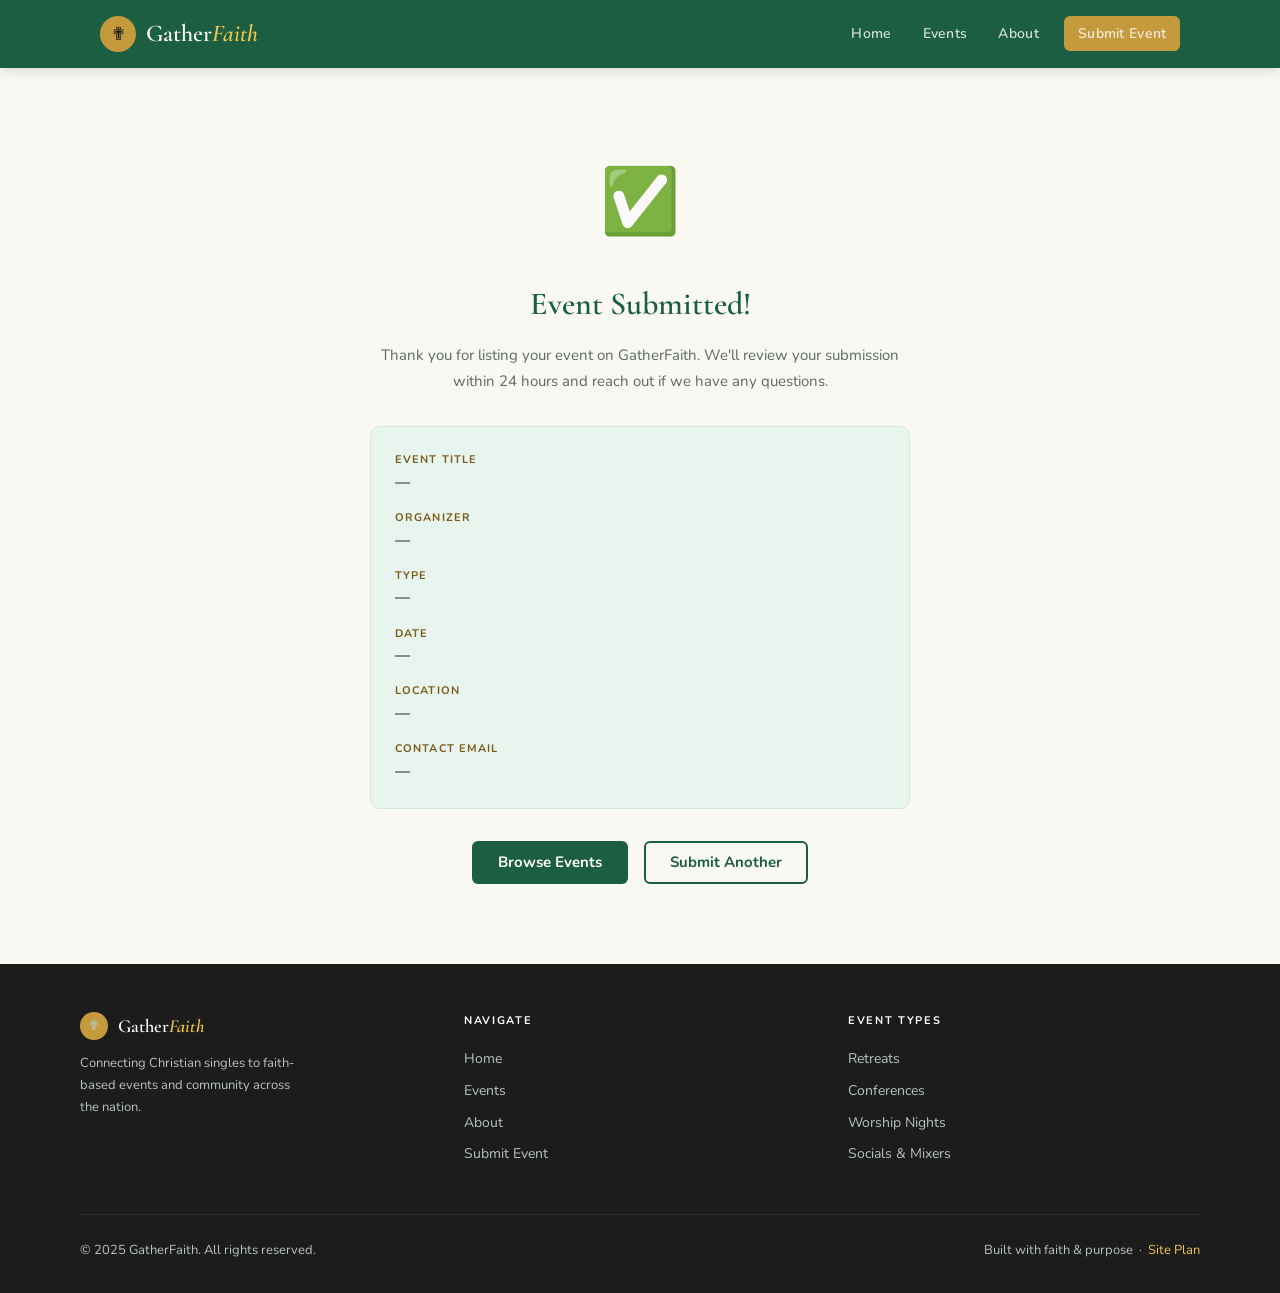
<file: final/form-action.html>
<!DOCTYPE html>
<html lang="en">
<head>
  <meta charset="UTF-8" />
  <meta name="viewport" content="width=device-width, initial-scale=1.0" />
  <title>Event Submitted — GatherFaith</title>
  <meta name="description" content="Your event has been submitted to GatherFaith for review. We'll be in touch within 24 hours." />
  <meta name="author" content="Vimagh Solomon" />
  <link rel="icon" type="image/svg+xml" href="data:image/svg+xml,<svg xmlns='http://www.w3.org/2000/svg' viewBox='0 0 32 32'><rect width='32' height='32' rx='8' fill='%231B5E42'/><text y='24' x='6' font-size='22'>✟</text></svg>" />
  <link rel="preconnect" href="https://fonts.googleapis.com" />
  <link rel="preconnect" href="https://fonts.gstatic.com" crossorigin />
  <link href="https://fonts.googleapis.com/css2?family=Cormorant+Garamond:ital,wght@0,400;0,600;1,400;1,600&family=Nunito:wght@300;400;600;700&display=swap" rel="stylesheet" />
  <link rel="stylesheet" href="styles/style.css" />
  <link rel="stylesheet" href="styles/submit.css" />
</head>
<body>

<a href="#main-content" class="skip-link">Skip to main content</a>

<header class="site-header">
  <nav class="nav-inner" aria-label="Main navigation">
    <a href="index.html" class="nav-logo" aria-label="GatherFaith home">
      <span class="nav-logo-icon" aria-hidden="true">✟</span>
      <span class="nav-logo-text">Gather<em>Faith</em></span>
    </a>
    <ul class="nav-links" role="list">
      <li><a href="index.html">Home</a></li>
      <li><a href="events.html">Events</a></li>
      <li><a href="about.html">About</a></li>
      <li><a href="submit.html" class="nav-cta">Submit Event</a></li>
    </ul>
    <button class="hamburger" id="hamburger" aria-expanded="false" aria-controls="mobile-nav" aria-label="Toggle navigation menu">
      <span></span><span></span><span></span>
    </button>
  </nav>
</header>

<nav class="mobile-nav" id="mobile-nav" aria-label="Mobile navigation">
  <a href="index.html">Home</a>
  <a href="events.html">Events</a>
  <a href="about.html">About</a>
  <a href="submit.html">Submit Event</a>
</nav>

<main id="main-content">
  <div class="action-page">
    <div class="action-icon" aria-hidden="true">✅</div>
    <h1>Event Submitted!</h1>
    <p>Thank you for listing your event on GatherFaith. We'll review your submission within 24 hours and reach out if we have any questions.</p>

    <dl class="action-summary" id="submission-summary" aria-label="Your submission details">
      <dt>Event Title</dt>
      <dd id="sum-title">—</dd>
      <dt>Organizer</dt>
      <dd id="sum-org">—</dd>
      <dt>Type</dt>
      <dd id="sum-type">—</dd>
      <dt>Date</dt>
      <dd id="sum-date">—</dd>
      <dt>Location</dt>
      <dd id="sum-location">—</dd>
      <dt>Contact Email</dt>
      <dd id="sum-email">—</dd>
    </dl>

    <div class="action-buttons">
      <a href="events.html" class="gf-btn gf-btn-forest">Browse Events</a>
      <a href="submit.html" class="gf-btn gf-btn-outline-forest">Submit Another</a>
    </div>
  </div>
</main>

<footer class="site-footer">
  <div class="footer-inner">
    <div class="footer-brand">
      <a href="index.html" class="footer-logo">
        <span class="nav-logo-icon" aria-hidden="true">✟</span>
        <span class="nav-logo-text">Gather<em>Faith</em></span>
      </a>
      <p>Connecting Christian singles to faith-based events and community across the nation.</p>
    </div>
    <div class="footer-col">
      <h4>Navigate</h4>
      <a href="index.html">Home</a>
      <a href="events.html">Events</a>
      <a href="about.html">About</a>
      <a href="submit.html">Submit Event</a>
    </div>
    <div class="footer-col">
      <h4>Event Types</h4>
      <a href="events.html">Retreats</a>
      <a href="events.html">Conferences</a>
      <a href="events.html">Worship Nights</a>
      <a href="events.html">Socials &amp; Mixers</a>
    </div>
  </div>
  <div class="footer-bottom">
    <p>&copy; 2025 GatherFaith. All rights reserved.</p>
    <p>Built with faith &amp; purpose &nbsp;·&nbsp; <a href="site-plan.html">Site Plan</a></p>
  </div>
</footer>

<script type="module">
  import { setupHamburger } from './scripts/app.js';

  const params = new URLSearchParams(window.location.search);

  function set(id, key, fallback = '—') {
    const el = document.getElementById(id);
    if (el) el.textContent = params.get(key) || fallback;
  }

  set('sum-title', 'event_title');
  set('sum-org', 'org_name');
  set('sum-type', 'event_type');
  set('sum-email', 'contact_email');

  const rawDate = params.get('event_date');
  if (rawDate) {
    const d = new Date(rawDate + 'T00:00:00');
    document.getElementById('sum-date').textContent = d.toLocaleDateString('en-US', {
      weekday: 'long', year: 'numeric', month: 'long', day: 'numeric'
    });
  }

  const city = params.get('event_city');
  const state = params.get('event_state');
  if (city || state) {
    document.getElementById('sum-location').textContent = [city, state].filter(Boolean).join(', ');
  }
</script>
</body>
</html>
</file>
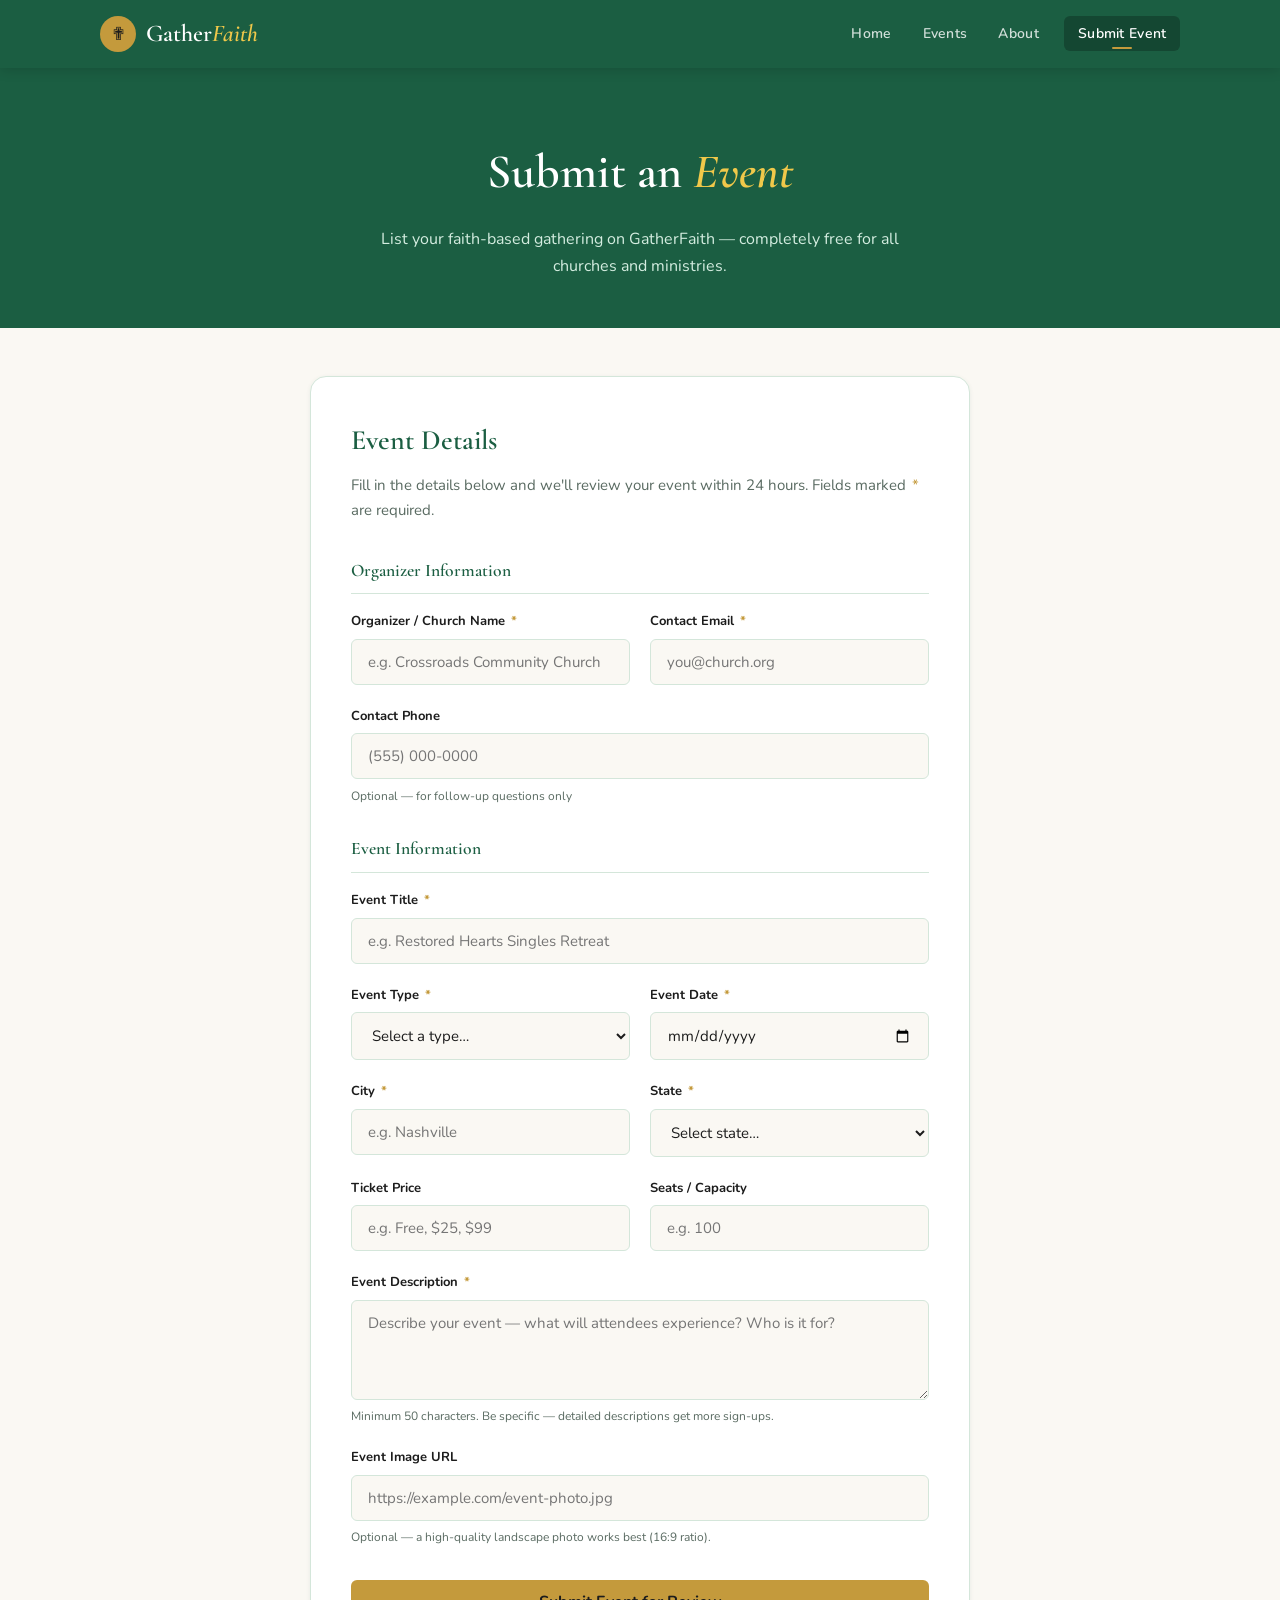
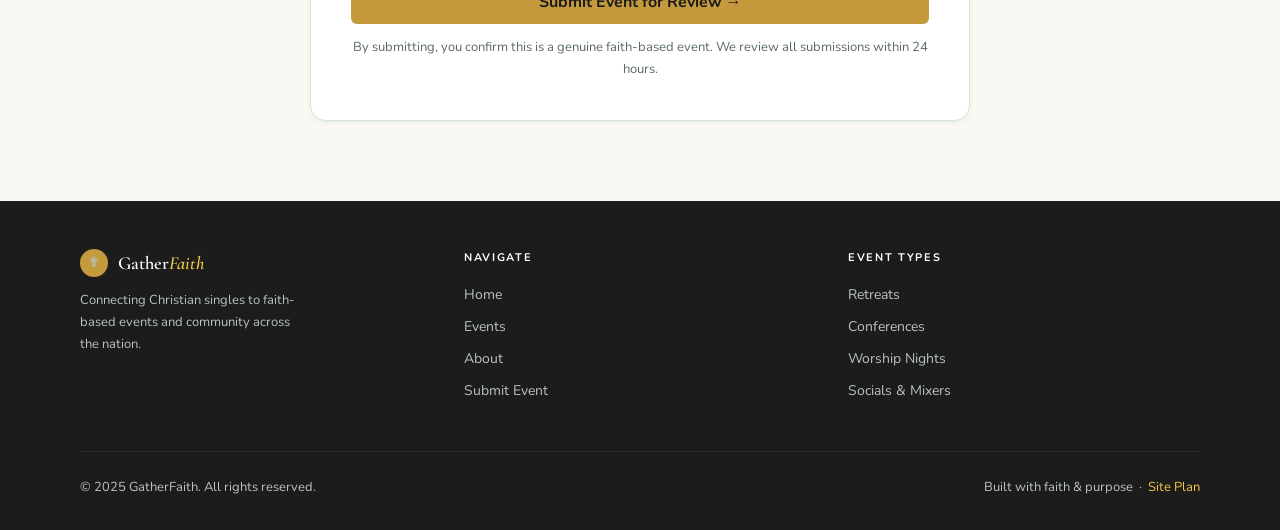
<file: final/submit.html>
<!DOCTYPE html>
<html lang="en">
<head>
  <meta charset="UTF-8" />
  <meta name="viewport" content="width=device-width, initial-scale=1.0" />
  <title>Submit an Event — GatherFaith</title>
  <meta name="description" content="Submit your faith-based event to GatherFaith and connect with Christian singles across the country. Listing is free for all churches and ministries." />
  <meta name="author" content="Vimagh Solomon" />
  <meta property="og:title" content="Submit an Event — GatherFaith" />
  <meta property="og:description" content="List your retreat, conference, worship night, or social event on GatherFaith for free and reach Christian singles nationwide." />
  <meta property="og:type" content="website" />
  <meta property="og:url" content="https://vimagh.github.io/your-repo/submit.html" />
  <meta property="og:image" content="https://vimagh.github.io/your-repo/images/event-conference.jpg" />
  <link rel="icon" type="image/svg+xml" href="data:image/svg+xml,<svg xmlns='http://www.w3.org/2000/svg' viewBox='0 0 32 32'><rect width='32' height='32' rx='8' fill='%231B5E42'/><text y='24' x='6' font-size='22'>✟</text></svg>" />
  <link rel="preconnect" href="https://fonts.googleapis.com" />
  <link rel="preconnect" href="https://fonts.gstatic.com" crossorigin />
  <link href="https://fonts.googleapis.com/css2?family=Cormorant+Garamond:ital,wght@0,400;0,600;1,400;1,600&family=Nunito:wght@300;400;600;700&display=swap" rel="stylesheet" />
  <link rel="stylesheet" href="styles/style.css" />
  <link rel="stylesheet" href="styles/submit.css" />
</head>
<body>

<a href="#main-content" class="skip-link">Skip to main content</a>

<header class="site-header">
  <nav class="nav-inner" aria-label="Main navigation">
    <a href="index.html" class="nav-logo" aria-label="GatherFaith home">
      <span class="nav-logo-icon" aria-hidden="true">✟</span>
      <span class="nav-logo-text">Gather<em>Faith</em></span>
    </a>
    <ul class="nav-links" role="list">
      <li><a href="index.html">Home</a></li>
      <li><a href="events.html">Events</a></li>
      <li><a href="about.html">About</a></li>
      <li><a href="submit.html" class="nav-cta" aria-current="page">Submit Event</a></li>
    </ul>
    <button class="hamburger" id="hamburger" aria-expanded="false" aria-controls="mobile-nav" aria-label="Toggle navigation menu">
      <span></span><span></span><span></span>
    </button>
  </nav>
</header>

<nav class="mobile-nav" id="mobile-nav" aria-label="Mobile navigation">
  <a href="index.html">Home</a>
  <a href="events.html">Events</a>
  <a href="about.html">About</a>
  <a href="submit.html" aria-current="page">Submit Event</a>
</nav>

<main id="main-content">

  <section class="page-hero" aria-labelledby="submit-heading">
    <h1 id="submit-heading">Submit an <em>Event</em></h1>
    <p>List your faith-based gathering on GatherFaith — completely free for all churches and ministries.</p>
  </section>

  <div class="form-section">
    <div class="form-card">
      <h2>Event Details</h2>
      <p>Fill in the details below and we'll review your event within 24 hours. Fields marked <span class="req">*</span> are required.</p>

      <form action="form-action.html" method="get" id="submit-form" novalidate>

        <fieldset class="form-fieldset">
          <legend class="form-legend">Organizer Information</legend>
          <div class="form-row">
            <div class="form-group">
              <label for="org-name">Organizer / Church Name <span class="req" aria-label="required">*</span></label>
              <input type="text" id="org-name" name="org_name" required autocomplete="organization" placeholder="e.g. Crossroads Community Church" />
            </div>
            <div class="form-group">
              <label for="contact-email">Contact Email <span class="req" aria-label="required">*</span></label>
              <input type="email" id="contact-email" name="contact_email" required autocomplete="email" placeholder="you@church.org" />
            </div>
          </div>
          <div class="form-group">
            <label for="contact-phone">Contact Phone</label>
            <input type="tel" id="contact-phone" name="contact_phone" autocomplete="tel" placeholder="(555) 000-0000" />
            <span class="form-hint">Optional — for follow-up questions only</span>
          </div>
        </fieldset>

        <fieldset class="form-fieldset">
          <legend class="form-legend">Event Information</legend>
          <div class="form-group">
            <label for="event-title">Event Title <span class="req" aria-label="required">*</span></label>
            <input type="text" id="event-title" name="event_title" required placeholder="e.g. Restored Hearts Singles Retreat" />
          </div>
          <div class="form-row">
            <div class="form-group">
              <label for="event-type">Event Type <span class="req" aria-label="required">*</span></label>
              <select id="event-type" name="event_type" required>
                <option value="">Select a type…</option>
                <option value="Retreat">Retreat</option>
                <option value="Conference">Conference</option>
                <option value="Worship Night">Worship Night</option>
                <option value="Social">Social / Mixer</option>
                <option value="Community Service">Community Service</option>
                <option value="Outdoor">Outdoor / Activity</option>
                <option value="Other">Other</option>
              </select>
            </div>
            <div class="form-group">
              <label for="event-date">Event Date <span class="req" aria-label="required">*</span></label>
              <input type="date" id="event-date" name="event_date" required />
            </div>
          </div>
          <div class="form-row">
            <div class="form-group">
              <label for="event-city">City <span class="req" aria-label="required">*</span></label>
              <input type="text" id="event-city" name="event_city" required placeholder="e.g. Nashville" />
            </div>
            <div class="form-group">
              <label for="event-state">State <span class="req" aria-label="required">*</span></label>
              <select id="event-state" name="event_state" required>
                <option value="">Select state…</option>
                <option>AL</option><option>AK</option><option>AZ</option><option>AR</option>
                <option>CA</option><option>CO</option><option>CT</option><option>DE</option>
                <option>FL</option><option>GA</option><option>HI</option><option>ID</option>
                <option>IL</option><option>IN</option><option>IA</option><option>KS</option>
                <option>KY</option><option>LA</option><option>ME</option><option>MD</option>
                <option>MA</option><option>MI</option><option>MN</option><option>MS</option>
                <option>MO</option><option>MT</option><option>NE</option><option>NV</option>
                <option>NH</option><option>NJ</option><option>NM</option><option>NY</option>
                <option>NC</option><option>ND</option><option>OH</option><option>OK</option>
                <option>OR</option><option>PA</option><option>RI</option><option>SC</option>
                <option>SD</option><option>TN</option><option>TX</option><option>UT</option>
                <option>VT</option><option>VA</option><option>WA</option><option>WV</option>
                <option>WI</option><option>WY</option>
              </select>
            </div>
          </div>
          <div class="form-row">
            <div class="form-group">
              <label for="event-price">Ticket Price</label>
              <input type="text" id="event-price" name="event_price" placeholder="e.g. Free, $25, $99" />
            </div>
            <div class="form-group">
              <label for="event-seats">Seats / Capacity</label>
              <input type="number" id="event-seats" name="event_seats" min="1" placeholder="e.g. 100" />
            </div>
          </div>
          <div class="form-group">
            <label for="event-description">Event Description <span class="req" aria-label="required">*</span></label>
            <textarea id="event-description" name="event_description" required minlength="50" placeholder="Describe your event — what will attendees experience? Who is it for?"></textarea>
            <span class="form-hint">Minimum 50 characters. Be specific — detailed descriptions get more sign-ups.</span>
          </div>
          <div class="form-group">
            <label for="event-image-url">Event Image URL</label>
            <input type="url" id="event-image-url" name="event_image_url" placeholder="https://example.com/event-photo.jpg" />
            <span class="form-hint">Optional — a high-quality landscape photo works best (16:9 ratio).</span>
          </div>
        </fieldset>

        <div class="form-submit">
          <button type="submit" class="gf-btn gf-btn-primary gf-btn-full">Submit Event for Review →</button>
          <p class="form-note">By submitting, you confirm this is a genuine faith-based event. We review all submissions within 24 hours.</p>
        </div>

      </form>
    </div>
  </div>

</main>

<footer class="site-footer">
  <div class="footer-inner">
    <div class="footer-brand">
      <a href="index.html" class="footer-logo">
        <span class="nav-logo-icon" aria-hidden="true">✟</span>
        <span class="nav-logo-text">Gather<em>Faith</em></span>
      </a>
      <p>Connecting Christian singles to faith-based events and community across the nation.</p>
    </div>
    <div class="footer-col">
      <h4>Navigate</h4>
      <a href="index.html">Home</a>
      <a href="events.html">Events</a>
      <a href="about.html">About</a>
      <a href="submit.html">Submit Event</a>
    </div>
    <div class="footer-col">
      <h4>Event Types</h4>
      <a href="events.html">Retreats</a>
      <a href="events.html">Conferences</a>
      <a href="events.html">Worship Nights</a>
      <a href="events.html">Socials &amp; Mixers</a>
    </div>
  </div>
  <div class="footer-bottom">
    <p>&copy; 2025 GatherFaith. All rights reserved.</p>
    <p>Built with faith &amp; purpose &nbsp;·&nbsp; <a href="site-plan.html">Site Plan</a></p>
  </div>
</footer>

<script type="module" src="scripts/app.js"></script>
</body>
</html>
</file>
<file: styles/styles.css>
:root {
  --bg:          #f5f1eb;
  --bg-alt:      #ede8df;
  --card-bg:     #ffffff;
  --surface:     #1a1a2e;
  --accent:      #c9603a;
  --accent-dark: #a84a28;
  --accent-light:#f0a882;
  --text:        #1a1a2e;
  --text-muted:  #5a5a72;
  --muted:       #d0cac0;
  --muted-dark:  #b8b0a4;
  --nav-bg:      #1a1a2e;
  --nav-text:    #f5f1eb;
  --completed-bg:#1a1a2e;
  --completed-text: #f5f1eb;
  --border:      #d8d1c8;
  --radius:      10px;
  --shadow:      0 2px 12px rgba(26,26,46,0.10);
  --shadow-lg:   0 6px 28px rgba(26,26,46,0.14);
  --font-display: 'DM Serif Display', Georgia, serif;
  --font-body:    'DM Sans', system-ui, sans-serif;
  --max-width:    1100px;
}


*, *::before, *::after { box-sizing: border-box; margin: 0; padding: 0; }

html { scroll-behavior: smooth; }

body {
  font-family: var(--font-body);
  background: var(--bg);
  color: var(--text);
  line-height: 1.65;
  font-size: 1rem;
  min-height: 100vh;
  display: flex;
  flex-direction: column;
}

img, svg { display: block; max-width: 100%; }

a { color: inherit; text-decoration: none; }


header {
  background: var(--nav-bg);
  color: var(--nav-text);
  position: sticky;
  top: 0;
  z-index: 100;
  box-shadow: var(--shadow-lg);
}

.header-inner {
  max-width: var(--max-width);
  margin: 0 auto;
  padding: 0.75rem 1.25rem;
  display: flex;
  align-items: center;
  gap: 1rem;
  flex-wrap: wrap;
}

.brand {
  display: flex;
  align-items: center;
  gap: 0.65rem;
  flex: 1;
}

.site-logo {
  width: 40px;
  height: 40px;
  flex-shrink: 0;
  border-radius: 8px;
}

.site-name {
  font-family: var(--font-display);
  font-size: 1.25rem;
  letter-spacing: 0.01em;
  color: var(--nav-text);
}


.hamburger {
  display: flex;
  flex-direction: column;
  justify-content: center;
  gap: 5px;
  background: none;
  border: none;
  cursor: pointer;
  padding: 6px;
  border-radius: 6px;
  transition: background 0.2s;
}
.hamburger:hover { background: rgba(255,255,255,0.12); }
.hamburger span {
  display: block;
  width: 24px;
  height: 2px;
  background: var(--nav-text);
  border-radius: 2px;
  transition: transform 0.3s ease, opacity 0.3s ease;
  transform-origin: center;
}

.hamburger.open span:nth-child(1) { transform: translateY(7px) rotate(45deg); }
.hamburger.open span:nth-child(2) { opacity: 0; transform: scaleX(0); }
.hamburger.open span:nth-child(3) { transform: translateY(-7px) rotate(-45deg); }


#main-nav {
  width: 100%;
  max-height: 0;
  overflow: hidden;
  transition: max-height 0.35s ease;
}
#main-nav.open { max-height: 300px; }

#main-nav ul {
  list-style: none;
  display: flex;
  flex-direction: column;
  border-top: 1px solid rgba(255,255,255,0.1);
  padding-top: 0.5rem;
  padding-bottom: 0.5rem;
}

#main-nav a {
  display: block;
  padding: 0.65rem 0.5rem;
  color: var(--nav-text);
  font-weight: 500;
  font-size: 0.95rem;
  letter-spacing: 0.03em;
  border-radius: 6px;
  transition: background 0.2s, color 0.2s;
  position: relative;
}
#main-nav a:hover { background: rgba(255,255,255,0.1); color: var(--accent-light); }
#main-nav a.active {
  color: var(--accent-light);
  background: rgba(201,96,58,0.18);
}


main {
  flex: 1;
  max-width: var(--max-width);
  width: 100%;
  margin: 0 auto;
  padding: 2rem 1.25rem 3rem;
}

main > h1 {
  font-family: var(--font-display);
  font-size: clamp(2rem, 5vw, 3rem);
  color: var(--text);
  margin-bottom: 1.5rem;
  line-height: 1.1;
  position: relative;
  display: inline-block;
}
main > h1::after {
  content: '';
  display: block;
  margin-top: 0.25rem;
  height: 3px;
  width: 60%;
  background: var(--accent);
  border-radius: 2px;
}


.card {
  background: var(--card-bg);
  border-radius: var(--radius);
  box-shadow: var(--shadow);
  overflow: hidden;
}

.card h2 {
  background: var(--surface);
  color: var(--nav-text);
  font-family: var(--font-display);
  font-size: 1.05rem;
  font-weight: 400;
  letter-spacing: 0.04em;
  padding: 0.75rem 1.25rem;
  text-align: center;
}


.top-grid {
  display: grid;
  grid-template-columns: 1fr;
  gap: 1.25rem;
  margin-bottom: 1.5rem;
}

.about-section p {
  padding: 1.25rem;
  color: var(--text-muted);
  font-size: 0.95rem;
  line-height: 1.75;
}

.photo-section {
  display: flex;
  flex-direction: column;
}

.photo-placeholder {
  flex: 1;
  display: flex;
  flex-direction: column;
  align-items: center;
  justify-content: center;
  background: var(--bg-alt);
  padding: 2rem 1.5rem;
  min-height: 220px;
}

.photo-placeholder svg {
  width: 120px;
  height: 130px;
  opacity: 0.6;
}

.photo-placeholder img {
  width: 100%;
  height: 100%;
  object-fit: cover;
  border-radius: 6px;
}


.courses-section h2 { margin-bottom: 0; }

.filter-btns {
  display: flex;
  gap: 0.6rem;
  padding: 1rem 1.25rem 0.75rem;
  flex-wrap: wrap;
}

.filter-btn {
  padding: 0.45rem 1.3rem;
  background: var(--bg-alt);
  border: 2px solid var(--border);
  border-radius: 6px;
  font-family: var(--font-body);
  font-size: 0.875rem;
  font-weight: 600;
  color: var(--text);
  cursor: pointer;
  transition: background 0.2s, border-color 0.2s, color 0.2s, transform 0.1s;
  letter-spacing: 0.03em;
}
.filter-btn:hover {
  border-color: var(--accent);
  color: var(--accent-dark);
  transform: translateY(-1px);
}
.filter-btn.active {
  background: var(--accent);
  border-color: var(--accent);
  color: #fff;
}

/* Course list grid */
.course-list {
  display: grid;
  grid-template-columns: 1fr;
  gap: 0;
  padding: 0 1.25rem;
}

.course-chip {
  display: flex;
  align-items: center;
  justify-content: center;
  padding: 0.65rem 1rem;
  font-size: 0.9rem;
  font-weight: 500;
  border-radius: 6px;
  margin-bottom: 0.5rem;
  background: var(--bg-alt);
  border: 1px solid var(--border);
  color: var(--text);
  letter-spacing: 0.01em;
  transition: transform 0.15s;
}
.course-chip:hover { transform: translateY(-1px); }

.course-chip.completed {
  background: var(--completed-bg);
  color: var(--completed-text);
  border-color: var(--completed-bg);
}

.course-chip .badge {
  margin-left: 0.6rem;
  font-size: 0.7rem;
  background: var(--accent);
  color: #fff;
  padding: 1px 7px;
  border-radius: 20px;
  font-weight: 700;
  letter-spacing: 0.05em;
  text-transform: uppercase;
}

.credit-total {
  padding: 0.85rem 1.25rem 1rem;
  font-size: 0.88rem;
  color: var(--text-muted);
  font-style: italic;
  border-top: 1px solid var(--border);
  margin-top: 0.25rem;
}

footer {
  background: var(--surface);
  color: var(--nav-text);
  text-align: center;
  padding: 2rem 1.25rem 1.5rem;
  margin-top: auto;
}

.social-links {
  display: flex;
  justify-content: center;
  gap: 1.1rem;
  margin-bottom: 1rem;
}

.social-links a {
  display: flex;
  align-items: center;
  justify-content: center;
  width: 42px;
  height: 42px;
  background: rgba(255,255,255,0.1);
  border-radius: 50%;
  transition: background 0.2s, transform 0.2s;
}
.social-links a:hover {
  background: var(--accent);
  transform: translateY(-2px);
}
.social-links svg {
  width: 20px;
  height: 20px;
  fill: var(--nav-text);
}

.footer-copy {
  font-size: 0.88rem;
  color: rgba(245,241,235,0.75);
  margin-bottom: 0.3rem;
}
.footer-modified {
  font-size: 0.78rem;
  color: rgba(245,241,235,0.45);
}

/* ============================================================
   Responsive – Large screens (≥ 768px)
   ============================================================ */
@media (min-width: 768px) {
  /* Header: single-row layout */
  .header-inner { flex-wrap: nowrap; }

  .hamburger { display: none; }

  #main-nav {
    width: auto;
    max-height: none !important;
    overflow: visible;
    flex: 1;
    display: flex;
    justify-content: flex-end;
  }

  #main-nav ul {
    flex-direction: row;
    border-top: none;
    padding: 0;
    gap: 0.25rem;
  }

  #main-nav a {
    padding: 0.5rem 0.9rem;
  }
  #main-nav a.active::after {
    content: '';
    display: block;
    height: 2px;
    background: var(--accent-light);
    border-radius: 2px;
    position: absolute;
    bottom: 2px;
    left: 0.9rem;
    right: 0.9rem;
  }

  
  .top-grid {
    grid-template-columns: 2fr 1fr;
  }

  
  .course-list {
    grid-template-columns: repeat(3, 1fr);
    gap: 0.5rem;
    padding: 0 1.25rem;
  }

  .course-chip { margin-bottom: 0; }
}

@media (min-width: 1024px) {
  main { padding: 2.5rem 2rem 4rem; }
}
</file>
<file: chamber/styles/small.css>
/* =====================================================
   Abuja Chamber of Commerce — small.css (mobile first)
   Author: Vimagh Solomon
   ===================================================== */

/* ---------- CSS Custom Properties ---------- */
:root {
  --clr-primary:    #004d2c;   /* deep green */
  --clr-secondary:  #c8a951;   /* gold */
  --clr-accent:     #007848;   /* mid green */
  --clr-bg:         #f5f2eb;   /* warm off-white */
  --clr-surface:    #ffffff;
  --clr-text:       #1a1a1a;
  --clr-text-light: #555555;
  --clr-border:     #d9d0bc;

  --ff-heading: 'Playfair Display', Georgia, serif;
  --ff-body:    'Source Sans 3', 'Segoe UI', sans-serif;

  --radius: 8px;
  --shadow: 0 2px 8px rgba(0,0,0,0.10);
  --transition: 0.25s ease;
}

/* ---------- Base ---------- */
body {
  font-family: var(--ff-body);
  font-size: 1rem;
  color: var(--clr-text);
  background-color: var(--clr-bg);
  line-height: 1.6;
}

img { max-width: 100%; display: block; }

a {
  color: var(--clr-accent);
  text-decoration: underline;
}
a:hover { color: var(--clr-primary); }

h1, h2, h3 {
  font-family: var(--ff-heading);
  color: var(--clr-primary);
  line-height: 1.2;
  margin-top: 0;
}

/* ---------- Header ---------- */
header {
  background-color: var(--clr-primary);
  color: #fff;
  padding: 0.75rem 1rem;
}

.header-inner {
  display: flex;
  align-items: center;
  gap: 0.75rem;
  flex-wrap: wrap;
}

.brand {
  display: flex;
  align-items: center;
  gap: 0.6rem;
  flex: 1;
}

.site-logo {
  width: 44px;
  height: 44px;
  flex-shrink: 0;
}

.site-name {
  font-family: var(--ff-heading);
  font-size: 1rem;
  font-weight: 700;
  color: var(--clr-secondary);
  line-height: 1.2;
}

/* ---------- Hamburger ---------- */
.hamburger {
  background: none;
  border: 2px solid var(--clr-secondary);
  border-radius: var(--radius);
  cursor: pointer;
  padding: 6px 10px;
  display: flex;
  flex-direction: column;
  gap: 5px;
  margin-left: auto;
}

.hamburger span {
  display: block;
  width: 22px;
  height: 2px;
  background: var(--clr-secondary);
  transition: var(--transition);
}

/* ---------- Navigation ---------- */
#main-nav {
  display: none;
  width: 100%;
}

#main-nav.open { display: block; }

#main-nav ul {
  list-style: none;
  margin: 0.5rem 0 0;
  padding: 0;
  display: flex;
  flex-direction: column;
}

#main-nav a {
  display: block;
  padding: 0.65rem 1rem;
  color: #fff;
  text-decoration: none;
  font-weight: 600;
  border-top: 1px solid rgba(255,255,255,0.1);
  transition: background var(--transition);
}

#main-nav a:hover,
#main-nav a.active {
  background-color: var(--clr-accent);
  color: var(--clr-secondary);
}

/* ---------- Hero ---------- */
.hero {
  position: relative;
  background: linear-gradient(135deg, var(--clr-primary) 60%, var(--clr-accent));
  color: #fff;
  padding: 3rem 1.25rem 2.5rem;
  text-align: center;
  overflow: hidden;
}

.hero::before {
  content: '';
  position: absolute;
  inset: 0;
  background: url('../images/hero-abuja.webp') center/cover no-repeat;
  opacity: 0.18;
}

.hero-content { position: relative; z-index: 1; }

.hero h1 {
  color: #fff;
  font-size: 2rem;
  margin-bottom: 0.75rem;
}

.hero p {
  font-size: 1.1rem;
  margin-bottom: 1.5rem;
  color: rgba(255,255,255,0.9);
}

.hero-tagline {
  font-family: var(--ff-heading);
  font-size: 2rem;
  font-weight: 700;
  color: #fff;
  margin-bottom: 0.75rem;
  line-height: 1.2;
}

.btn-cta {
  display: inline-block;
  background-color: var(--clr-secondary);
  color: var(--clr-primary);
  font-family: var(--ff-heading);
  font-weight: 700;
  font-size: 1rem;
  padding: 0.75rem 1.75rem;
  border-radius: var(--radius);
  text-decoration: none;
  transition: background var(--transition), transform var(--transition);
}

.btn-cta:hover {
  background-color: #e0ba5a;
  transform: translateY(-2px);
  color: var(--clr-primary);
}

/* ---------- Main Layout (mobile: single column) ---------- */
main {
  padding: 1.25rem;
  display: flex;
  flex-direction: column;
  gap: 2rem;
}

/* ---------- Section Headings ---------- */
.section-title {
  font-size: 1.4rem;
  border-left: 4px solid var(--clr-secondary);
  padding-left: 0.6rem;
  margin-bottom: 1rem;
}

/* ---------- Events Section ---------- */
.events-section { }

.event-card {
  background: var(--clr-surface);
  border: 1px solid var(--clr-border);
  border-radius: var(--radius);
  padding: 1rem 1.25rem;
  margin-bottom: 1rem;
  box-shadow: var(--shadow);
}

.event-card h3 { font-size: 1.05rem; margin-bottom: 0.25rem; }
.event-card .event-date {
  font-size: 0.85rem;
  color: var(--clr-secondary);
  font-weight: 700;
  margin-bottom: 0.4rem;
}
.event-card p { font-size: 0.9rem; color: var(--clr-text-light); margin: 0; }

/* ---------- Weather Section ---------- */
.weather-section { }

#weather-widget {
  background: var(--clr-primary);
  color: #fff;
  border-radius: var(--radius);
  padding: 1.25rem;
  box-shadow: var(--shadow);
}

.weather-current {
  display: flex;
  align-items: center;
  gap: 1rem;
  margin-bottom: 1rem;
}

.weather-temp {
  font-size: 2.5rem;
  font-family: var(--ff-heading);
  font-weight: 700;
  color: var(--clr-secondary);
  line-height: 1;
}

.weather-desc {
  font-size: 1rem;
  text-transform: capitalize;
  color: rgba(255,255,255,0.85);
}

.weather-location {
  font-size: 0.8rem;
  color: rgba(255,255,255,0.6);
  margin-top: 0.2rem;
}

.forecast-title {
  font-size: 0.85rem;
  font-weight: 700;
  text-transform: uppercase;
  letter-spacing: 0.06em;
  color: var(--clr-secondary);
  margin-bottom: 0.5rem;
}

.forecast-grid {
  display: grid;
  grid-template-columns: repeat(3, 1fr);
  gap: 0.5rem;
}

.forecast-day {
  background: rgba(255,255,255,0.1);
  border-radius: var(--radius);
  padding: 0.5rem 0.4rem;
  text-align: center;
  font-size: 0.85rem;
}

.forecast-day .day-label {
  font-weight: 700;
  color: var(--clr-secondary);
  font-size: 0.75rem;
  margin-bottom: 0.2rem;
}

.forecast-day .day-temp { font-size: 1rem; font-weight: 700; }
.forecast-day .day-desc { font-size: 0.7rem; color: rgba(255,255,255,0.7); text-transform: capitalize; }

#weather-widget .error {
  color: rgba(255,255,255,0.7);
  font-size: 0.9rem;
}

.weather-loading {
  color: rgba(255, 255, 255, 0.7);
}

/* ---------- Spotlights Section ---------- */
.spotlights-section { }

#spotlight-container {
  display: flex;
  flex-direction: column;
  gap: 1rem;
}

.spotlight-card {
  background: var(--clr-surface);
  border: 1px solid var(--clr-border);
  border-radius: var(--radius);
  padding: 1.25rem;
  box-shadow: var(--shadow);
  display: flex;
  flex-direction: column;
  align-items: center;
  text-align: center;
  gap: 0.75rem;
}

.spotlight-card img {
  width: 80px;
  height: 80px;
  object-fit: contain;
  border-radius: var(--radius);
  background: var(--clr-bg);
  padding: 0.5rem;
}

.spotlight-card h3 { font-size: 1rem; margin: 0; }
.spotlight-card p  { font-size: 0.85rem; color: var(--clr-text-light); margin: 0; }

.spotlight-card a {
  font-size: 0.85rem;
  font-weight: 600;
  word-break: break-all;
}

.badge {
  display: inline-block;
  font-size: 0.7rem;
  font-weight: 700;
  text-transform: uppercase;
  letter-spacing: 0.05em;
  padding: 0.2rem 0.55rem;
  border-radius: 999px;
}

.badge-gold   { background: var(--clr-secondary); color: var(--clr-primary); }
.badge-silver { background: #aaa; color: #fff; }

/* ---------- Footer ---------- */
footer {
  background-color: var(--clr-primary);
  color: rgba(255,255,255,0.85);
  padding: 2rem 1.25rem 1.25rem;
  font-size: 0.88rem;
}

.footer-inner {
  display: flex;
  flex-direction: column;
  gap: 1.25rem;
}

.footer-contact strong {
  display: block;
  color: var(--clr-secondary);
  font-family: var(--ff-heading);
  font-size: 1rem;
  margin-bottom: 0.4rem;
}

.footer-contact p { margin: 0; line-height: 1.8; }

.footer-social {
  display: flex;
  gap: 0.75rem;
}

.footer-social a {
  display: flex;
  align-items: center;
  justify-content: center;
  width: 36px;
  height: 36px;
  border-radius: 50%;
  background: rgba(255,255,255,0.12);
  transition: background var(--transition);
}

.footer-social a:hover { background: var(--clr-secondary); }

.footer-social svg {
  width: 18px;
  height: 18px;
  fill: #fff;
}

.footer-meta {
  font-size: 0.78rem;
  color: rgba(255,255,255,0.5);
  border-top: 1px solid rgba(255,255,255,0.12);
  padding-top: 1rem;
  margin-top: 0.5rem;
}

/* =====================================================
   JOIN PAGE — mobile base styles
   ===================================================== */

/* ---------- Join Page Layout ---------- */
.join-main {
  padding: 1.5rem 1.25rem;
}

.join-main > h1 {
  font-size: 1.8rem;
  margin-bottom: 0.5rem;
}

.join-intro {
  color: var(--clr-text-light);
  margin-bottom: 1.75rem;
}

/* Mobile: form on top, cards stacked below */
.join-layout {
  display: flex;
  flex-direction: column;
  gap: 2.5rem;
}

/* ---------- Application Form ---------- */
#join-form {
  display: flex;
  flex-direction: column;
  gap: 1.1rem;
}

#join-form label {
  display: flex;
  flex-direction: column;
  gap: 0.3rem;
  font-weight: 600;
  font-size: 0.95rem;
  color: var(--clr-text);
}

#join-form input[type="text"],
#join-form input[type="email"],
#join-form input[type="tel"],
#join-form select,
#join-form textarea {
  font-family: var(--ff-body);
  font-size: 1rem;
  padding: 0.6rem 0.8rem;
  border: 1px solid var(--clr-border);
  border-radius: var(--radius);
  background: var(--clr-surface);
  color: var(--clr-text);
  width: 100%;
  transition: border-color var(--transition), box-shadow var(--transition);
}

#join-form input:focus,
#join-form select:focus,
#join-form textarea:focus {
  outline: none;
  border-color: var(--clr-accent);
  box-shadow: 0 0 0 3px rgba(0, 120, 72, 0.15);
}

#join-form input:invalid:not(:placeholder-shown) {
  border-color: #c0392b;
}

.required {
  color: #c0392b;
  margin-left: 2px;
}

.field-hint {
  font-size: 0.78rem;
  font-weight: 400;
  color: var(--clr-text-light);
}

.btn-submit {
  background-color: var(--clr-primary);
  color: #fff;
  font-family: var(--ff-heading);
  font-size: 1rem;
  font-weight: 700;
  padding: 0.8rem 2rem;
  border: none;
  border-radius: var(--radius);
  cursor: pointer;
  transition: background var(--transition), transform var(--transition);
  align-self: flex-start;
  margin-top: 0.5rem;
}

.btn-submit:hover {
  background-color: var(--clr-accent);
  transform: translateY(-2px);
}

/* ---------- Membership Level Cards ---------- */
.membership-cards {
  display: flex;
  flex-direction: column;
  gap: 1rem;
}

/* Entrance animation: slides up and fades in */
@keyframes cardEntrance {
  from {
    opacity: 0;
    transform: translateY(40px);
  }
  to {
    opacity: 1;
    transform: translateY(0);
  }
}

.level-card {
  background: var(--clr-surface);
  border-radius: var(--radius);
  padding: 1.25rem;
  box-shadow: var(--shadow);
  border-left: 5px solid transparent;
  display: flex;
  flex-direction: column;
  gap: 0.4rem;
  opacity: 0;
  animation: cardEntrance 0.55s ease forwards;
}

.level-card:nth-child(1) { animation-delay: 0.1s; }
.level-card:nth-child(2) { animation-delay: 0.25s; }
.level-card:nth-child(3) { animation-delay: 0.4s; }
.level-card:nth-child(4) { animation-delay: 0.55s; }

.level-np     { border-left-color: #2ecc71; }
.level-bronze { border-left-color: #cd7f32; }
.level-silver { border-left-color: #aaa; }
.level-gold   { border-left-color: var(--clr-secondary); }

.level-icon {
  font-size: 1.8rem;
  line-height: 1;
}

.level-card h3 {
  font-size: 1.05rem;
  margin: 0;
  color: var(--clr-primary);
}

.level-fee {
  font-weight: 700;
  font-size: 0.95rem;
  color: var(--clr-accent);
  margin: 0;
}

.level-card > p {
  font-size: 0.88rem;
  color: var(--clr-text-light);
  margin: 0;
}

.btn-modal-open {
  margin-top: 0.5rem;
  align-self: flex-start;
  background: none;
  border: 2px solid var(--clr-primary);
  color: var(--clr-primary);
  font-family: var(--ff-body);
  font-weight: 700;
  font-size: 0.85rem;
  padding: 0.4rem 1rem;
  border-radius: var(--radius);
  cursor: pointer;
  transition: background var(--transition), color var(--transition);
}

.btn-modal-open:hover {
  background: var(--clr-primary);
  color: #fff;
}

/* ---------- Modals ---------- */
dialog {
  border: none;
  border-radius: var(--radius);
  padding: 2rem;
  max-width: 480px;
  width: 90%;
  box-shadow: 0 8px 32px rgba(0,0,0,0.2);
  position: fixed;
  top: 50%;
  left: 50%;
  transform: translate(-50%, -50%);
}

dialog::backdrop {
  background: rgba(0, 0, 0, 0.5);
}

dialog h2 {
  margin-top: 0;
  font-size: 1.3rem;
  color: var(--clr-primary);
}

dialog ul {
  padding-left: 1.25rem;
  margin: 0.75rem 0;
}

dialog ul li {
  margin-bottom: 0.4rem;
  font-size: 0.92rem;
  color: var(--clr-text);
}

.modal-fee {
  font-size: 0.95rem;
  color: var(--clr-accent);
  margin: 1rem 0;
}

.modal-close {
  position: absolute;
  top: 0.75rem;
  right: 0.75rem;
  background: none;
  border: none;
  font-size: 1.5rem;
  cursor: pointer;
  color: var(--clr-text-light);
  line-height: 1;
  padding: 0.2rem 0.5rem;
  border-radius: var(--radius);
  transition: background var(--transition);
}

.modal-close:hover { background: var(--clr-bg); }

.modal-select {
  display: inline-block;
  margin-top: 0.5rem;
  font-size: 0.9rem;
  padding: 0.55rem 1.25rem;
}

/* ---------- Thank You Page ---------- */
.thankyou-main {
  padding: 2rem 1.25rem;
  display: flex;
  justify-content: center;
}

.thankyou-card {
  background: var(--clr-surface);
  border-radius: var(--radius);
  box-shadow: var(--shadow);
  padding: 2rem 1.75rem;
  max-width: 600px;
  width: 100%;
  text-align: center;
}

.thankyou-icon {
  font-size: 3rem;
  margin-bottom: 0.5rem;
}

.thankyou-card h1 {
  font-size: 1.8rem;
  margin-bottom: 0.5rem;
}

.thankyou-intro {
  color: var(--clr-text-light);
  margin-bottom: 1.75rem;
}

.submission-summary {
  text-align: left;
  background: var(--clr-bg);
  border-radius: var(--radius);
  padding: 1.25rem;
  margin-bottom: 1.75rem;
}

.submission-summary h2 {
  font-size: 1.1rem;
  margin-bottom: 1rem;
  border-left: 4px solid var(--clr-secondary);
  padding-left: 0.5rem;
}

#summary-list {
  display: grid;
  grid-template-columns: auto 1fr;
  gap: 0.5rem 1rem;
  margin: 0;
}

#summary-list dt {
  font-weight: 700;
  color: var(--clr-primary);
  font-size: 0.88rem;
  text-transform: uppercase;
  letter-spacing: 0.04em;
}

#summary-list dd {
  margin: 0;
  color: var(--clr-text);
  font-size: 0.95rem;
}

/* =====================================================
   DISCOVER PAGE — mobile base styles (320px–640px)
   ===================================================== */

/* ---------- Discover Main ---------- */
.discover-main {
  padding: 1.5rem 1.25rem;
}

.discover-main > h1 {
  font-size: 1.8rem;
  margin-bottom: 0.75rem;
}

/* ---------- Visitor Message ---------- */
.visitor-msg {
  background: var(--clr-primary);
  color: #fff;
  border-left: 5px solid var(--clr-secondary);
  border-radius: var(--radius);
  padding: 0.85rem 1.1rem;
  margin-bottom: 1.75rem;
  font-weight: 600;
  font-size: 0.95rem;
  width: 100%;
  max-width: 100%;
  box-sizing: border-box;
  opacity: 0;
  transition: opacity 0.4s ease;
  display: none;
}

.visitor-msg.visible {
  display: block;
  opacity: 1;
}

/* ---------- Attractions Section ---------- */
.attractions-grid { }

/* ---------- Cards Container — mobile: single column ---------- */
.cards-container {
  display: grid;
  gap: 1.5rem;
  grid-template-columns: 1fr;
  grid-template-areas:
    "card1"
    "card2"
    "card3"
    "card4"
    "card5"
    "card6"
    "card7"
    "card8";
}

.card1 { grid-area: card1; }
.card2 { grid-area: card2; }
.card3 { grid-area: card3; }
.card4 { grid-area: card4; }
.card5 { grid-area: card5; }
.card6 { grid-area: card6; }
.card7 { grid-area: card7; }
.card8 { grid-area: card8; }

/* ---------- Individual Card ---------- */
.attraction-card {
  background: var(--clr-surface);
  border-radius: var(--radius);
  box-shadow: var(--shadow);
  overflow: hidden;
  display: flex;
  flex-direction: column;
}

.attraction-card h2 {
  font-size: 1.1rem;
  margin: 0;
  padding: 1rem 1rem 0.5rem;
  color: var(--clr-primary);
}

.attraction-card figure {
  margin: 0;
  overflow: hidden;
  aspect-ratio: 3 / 2;
}

.attraction-card figure img {
  width: 100%;
  height: 100%;
  object-fit: cover;
  display: block;
  background-color: var(--clr-bg);
  /* No hover effect on mobile */
}

.attraction-card address {
  font-style: italic;
  font-size: 0.82rem;
  color: var(--clr-text-light);
  padding: 0.5rem 1rem 0;
}

.attraction-card p {
  font-size: 0.9rem;
  color: var(--clr-text);
  padding: 0.5rem 1rem;
  margin: 0;
  flex: 1;
}

.btn-learn-more {
  align-self: flex-start;
  margin: 0.75rem 1rem 1rem;
  background: none;
  border: 2px solid var(--clr-primary);
  color: var(--clr-primary);
  font-family: var(--ff-body);
  font-weight: 700;
  font-size: 0.85rem;
  padding: 0.4rem 1rem;
  border-radius: var(--radius);
  cursor: pointer;
  transition: background var(--transition), color var(--transition);
}

.btn-learn-more:hover {
  background: var(--clr-primary);
  color: #fff;
}

/* Fix: override main grid for discover page */
main.discover-main {
  display: block;
  padding: 1.5rem 1.25rem;
}
</file>
<file: chamber/styles/larger.css>
/* =====================================================
   Abuja Chamber of Commerce — larger.css (≥ 640px+)
   Author: Vimagh Solomon
   ===================================================== */

/* ---------- 640px: Show full nav, hide hamburger ---------- */
@media (min-width: 640px) {

  .hamburger { display: none; }

  #main-nav {
    display: block !important;
    width: auto;
    margin-left: auto;
  }

  #main-nav ul {
    flex-direction: row;
    margin: 0;
    gap: 0.25rem;
  }

  #main-nav a {
    border-top: none;
    border-radius: var(--radius);
    padding: 0.45rem 0.85rem;
  }

  .header-inner { flex-wrap: nowrap; }

  /* Hero */
  .hero { padding: 4rem 2rem 3.5rem; }
  .hero h1 { font-size: 2.8rem; }
  .hero p  { font-size: 1.2rem; max-width: 580px; margin-inline: auto; }
}

/* ---------- 768px: Two-column main grid (index page) ---------- */
@media (min-width: 768px) {

  main {
    max-width: 1100px;
    margin-inline: auto;
    padding: 2rem 1.5rem;
    display: grid;
    grid-template-columns: 1fr 1fr;
    grid-template-rows: auto;
    gap: 2rem;
  }

  /* Override grid for discover and join pages */
  main.discover-main,
  main.join-main {
    display: block;
  }

  /* Spotlights span full width */
  .spotlights-section {
    grid-column: 1 / -1;
  }

  #spotlight-container {
    flex-direction: row;
    flex-wrap: wrap;
  }

  .spotlight-card {
    flex: 1 1 260px;
    max-width: 340px;
  }

  .events-grid {
    display: grid;
    grid-template-columns: 1fr 1fr;
    gap: 1rem;
  }

  .event-card { margin-bottom: 0; }
}

/* ---------- 1024px: Three-column layout (index page) ---------- */
@media (min-width: 1024px) {

  main {
    grid-template-columns: 1fr 1fr 1fr;
    padding: 2.5rem 2rem;
  }

  /* Override grid for discover and join pages */
  main.discover-main,
  main.join-main {
    display: block;
    padding: 2.5rem 2rem;
  }

  .events-section  { grid-column: 1 / 2; }
  .weather-section { grid-column: 2 / 3; }
  .spotlights-section { grid-column: 1 / -1; }

  .spotlight-card { flex: 1 1 220px; }

  .site-name { font-size: 1.15rem; }

  .footer-inner {
    flex-direction: row;
    justify-content: space-between;
    align-items: flex-start;
    flex-wrap: wrap;
  }
}

/* =====================================================
   JOIN PAGE — larger screen layout (900px+)
   ===================================================== */
@media (min-width: 900px) {

  .join-main {
    max-width: 1100px;
    margin-inline: auto;
    padding: 2rem 1.5rem;
  }

  .join-layout {
    display: flex;
    flex-direction: row;
    align-items: flex-start;
    gap: 3rem;
  }

  .form-section {
    flex: 2;
    min-width: 0;
  }

  .membership-cards {
    flex: 1;
    min-width: 260px;
    position: sticky;
    top: 1.5rem;
  }
}

/* =====================================================
   DISCOVER PAGE — medium screens (641px–1024px)
   Named grid areas: 2 columns
   card1 and card8 span full width (featured)
   ===================================================== */
@media (min-width: 641px) and (max-width: 1024px) {

  .discover-main {
    max-width: 1100px;
    margin-inline: auto;
    padding: 2rem 1.5rem;
  }

  .cards-container {
    grid-template-columns: 1fr 1fr;
    grid-template-areas:
      "card1 card1"
      "card2 card3"
      "card4 card5"
      "card6 card7"
      "card8 card8";
  }

  /* Spanning cards — horizontal layout */
  .card1,
  .card8 {
    flex-direction: row;
    align-items: stretch;
  }

  .card1 figure,
  .card8 figure {
    width: 45%;
    flex-shrink: 0;
    aspect-ratio: unset;
    min-height: 200px;
  }

  .card1 figure img,
  .card8 figure img {
    width: 100%;
    height: 100%;
    object-fit: cover;
  }

  .card1 h2, .card1 address, .card1 p, .card1 .btn-learn-more,
  .card8 h2, .card8 address, .card8 p, .card8 .btn-learn-more {
    padding-left: 1.25rem;
    padding-right: 1.25rem;
  }

  /* Hover effect — medium screens and up ONLY */
  .attraction-card figure img {
    transition: transform 0.35s ease, filter 0.35s ease;
  }

  .attraction-card figure img:hover {
    transform: scale(1.06);
    filter: brightness(1.1) saturate(1.2);
  }
}

/* =====================================================
   DISCOVER PAGE — large screens (1025px+)
   Named grid areas: 3 columns, genuinely different layout
   card1 spans 2 cols, card2 spans 2 rows (tall right)
   card7 spans 2 rows (tall right), card8 spans 2 cols
   ===================================================== */
@media (min-width: 1025px) {

  .discover-main {
    max-width: 1100px;
    margin-inline: auto;
    padding: 2.5rem 2rem;
  }

  .cards-container {
    grid-template-columns: 1fr 1fr 1fr;
    grid-template-areas:
      "card1 card1 card2"
      "card3 card4 card2"
      "card5 card6 card7"
      "card8 card8 card7";
  }

  /* Tall spanning cards (card2, card7) fill their height */
  .card2,
  .card7 {
    flex-direction: column;
  }

  .card2 figure,
  .card7 figure {
    aspect-ratio: unset;
    flex: 1;
    min-height: 200px;
  }

  .card2 figure img,
  .card7 figure img {
    width: 100%;
    height: 100%;
    object-fit: cover;
  }

  /* Wide spanning cards — horizontal layout */
  .card1,
  .card8 {
    flex-direction: row;
    align-items: stretch;
  }

  .card1 figure,
  .card8 figure {
    width: 45%;
    flex-shrink: 0;
    aspect-ratio: unset;
    min-height: 220px;
  }

  .card1 figure img,
  .card8 figure img {
    width: 100%;
    height: 100%;
    object-fit: cover;
  }

  .card1 h2, .card1 address, .card1 p, .card1 .btn-learn-more,
  .card8 h2, .card8 address, .card8 p, .card8 .btn-learn-more {
    padding-left: 1.25rem;
    padding-right: 1.25rem;
  }

  /* Hover effect — large screens */
  .attraction-card figure img {
    transition: transform 0.35s ease, filter 0.35s ease;
  }

  .attraction-card figure img:hover {
    transform: scale(1.06);
    filter: brightness(1.1) saturate(1.2);
  }
}
</file>
<file: final/styles/style.css>
/* ===================================================
   GatherFaith — Main Stylesheet
   Fonts: Cormorant Garamond (display), Nunito (body)
   =================================================== */

/* ── CSS Custom Properties ── */
:root {
  --forest:       #1B5E42;
  --forest-mid:   #2E7D5A;
  --forest-pale:  #E8F4EE;
  --gold:         #C49A3C;
  --gold-dark:    #7A5C1A; /* darkened gold for use on light backgrounds — passes 4.5:1 on white/cream */
  --gold-on-dark: #F0C84A; /* lightened gold for use on dark/forest backgrounds — passes 4.5:1 on forest */
  --gold-light:   #F5E6C0;
  --cream:        #FAF8F3;
  --ink:          #1C1C1C;
  --muted:        #5A6B62;
  --border:       #D4E6DA;
  --white:        #ffffff;
  --radius-sm:    6px;
  --radius-md:    10px;
  --radius-lg:    16px;
  --shadow-sm:    0 1px 4px rgba(27,94,66,0.08);
  --shadow-md:    0 4px 20px rgba(27,94,66,0.12);
  --font-display: 'Cormorant Garamond', Georgia, serif;
  --font-body:    'Nunito', sans-serif;
  --max-w:        1120px;
  --nav-h:        68px;
}

/* ── Reset ── */
*, *::before, *::after { box-sizing: border-box; margin: 0; padding: 0; }
html { scroll-behavior: smooth; }
img { max-width: 100%; display: block; }
a { color: inherit; text-decoration: none; }
ul { list-style: none; }
button { cursor: pointer; font-family: var(--font-body); border: none; background: none; }

body {
  font-family: var(--font-body);
  background: var(--cream);
  color: var(--ink);
  font-size: 16px;
  line-height: 1.7;
}

/* ── Skip link ── */
.skip-link {
  position: absolute;
  top: -100%;
  left: 1rem;
  background: var(--forest);
  color: white;
  padding: 0.5rem 1rem;
  border-radius: var(--radius-sm);
  font-size: 14px;
  z-index: 9999;
  transition: top 0.2s;
}
.skip-link:focus { top: 1rem; }

/* ── Container ── */
.gf-wrap {
  max-width: var(--max-w);
  margin: 0 auto;
  padding: 0 1.25rem;
}

/* ================================================
   HEADER & NAVIGATION
   ================================================ */
.site-header {
  position: sticky;
  top: 0;
  z-index: 100;
  background: var(--forest);
  height: var(--nav-h);
  box-shadow: 0 2px 12px rgba(0,0,0,0.15);
}

.nav-inner {
  max-width: var(--max-w);
  margin: 0 auto;
  padding: 0 1.25rem;
  height: 100%;
  display: flex;
  align-items: center;
  justify-content: space-between;
}

.nav-logo {
  display: inline-flex;
  align-items: center;
  gap: 0.6rem;
  text-decoration: none;
}

.nav-logo-icon {
  width: 36px;
  height: 36px;
  background: var(--gold);
  border-radius: 50%;
  display: flex;
  align-items: center;
  justify-content: center;
  font-size: 18px;
  flex-shrink: 0;
}

.nav-logo-text {
  font-family: var(--font-display);
  font-size: 1.5rem;
  font-weight: 600;
  color: white;
  line-height: 1;
}

.nav-logo-text em {
  color: var(--gold-on-dark);
  font-style: italic;
}

.nav-links {
  display: flex;
  align-items: center;
  gap: 0.25rem;
}

.nav-links a {
  font-size: 14px;
  font-weight: 600;
  color: rgba(255,255,255,0.8);
  padding: 0.5rem 0.85rem;
  border-radius: var(--radius-sm);
  transition: color 0.2s, background 0.2s;
  letter-spacing: 0.02em;
  position: relative;
}

.nav-links a:hover,
.nav-links a[aria-current="page"] {
  color: white;
  background: rgba(0,0,0,0.25);
}

.nav-links a[aria-current="page"]::after {
  content: '';
  position: absolute;
  bottom: 2px;
  left: 50%;
  transform: translateX(-50%);
  width: 20px;
  height: 2px;
  background: var(--gold);
  border-radius: 2px;
}

.nav-cta {
  background: var(--gold);
  color: #1C1C1C;
  font-weight: 700;
  padding: 0.5rem 1.1rem;
  border-radius: var(--radius-sm);
  margin-left: 0.5rem;
}

.nav-cta:hover {
  background: #d4aa4c;
  color: #1C1C1C;
}

/* Hamburger */
.hamburger {
  display: none;
  flex-direction: column;
  gap: 5px;
  padding: 8px;
  border-radius: var(--radius-sm);
  background: rgba(255,255,255,0.1);
}

.hamburger span {
  display: block;
  width: 22px;
  height: 2px;
  background: white;
  border-radius: 2px;
  transition: all 0.3s;
}

.hamburger[aria-expanded="true"] span:nth-child(1) {
  transform: translateY(7px) rotate(45deg);
}
.hamburger[aria-expanded="true"] span:nth-child(2) {
  opacity: 0;
}
.hamburger[aria-expanded="true"] span:nth-child(3) {
  transform: translateY(-7px) rotate(-45deg);
}

/* Mobile nav drawer */
.mobile-nav {
  display: none;
  background: var(--forest-mid);
  overflow: hidden;
  max-height: 0;
  transition: max-height 0.35s ease;
}

.mobile-nav.open { max-height: 400px; }

.mobile-nav a {
  display: block;
  color: rgba(255,255,255,0.85);
  font-size: 15px;
  font-weight: 600;
  padding: 0.85rem 1.5rem;
  border-bottom: 1px solid rgba(255,255,255,0.08);
  transition: background 0.2s, color 0.2s;
}

.mobile-nav a:hover,
.mobile-nav a[aria-current="page"] {
  background: rgba(0,0,0,0.2);
  color: white;
}

.mobile-nav a[aria-current="page"] {
  border-left: 3px solid var(--gold-on-dark);
  padding-left: calc(1.5rem - 3px);
}

/* ================================================
   BUTTONS
   ================================================ */
.gf-btn {
  display: inline-flex;
  align-items: center;
  gap: 0.5rem;
  font-family: var(--font-body);
  font-size: 15px;
  font-weight: 700;
  padding: 0.75rem 1.5rem;
  border-radius: var(--radius-sm);
  transition: all 0.2s;
  text-decoration: none;
  border: 2px solid transparent;
  line-height: 1;
  cursor: pointer;
}

.gf-btn-primary {
  background: var(--gold);
  color: var(--ink);
}
.gf-btn-primary:hover { background: #d4aa4c; transform: translateY(-1px); }

.gf-btn-outline {
  background: transparent;
  border-color: white;
  color: white;
}
.gf-btn-outline:hover { background: rgba(255,255,255,0.1); }

.gf-btn-outline-forest {
  background: transparent;
  border-color: var(--forest);
  color: var(--forest);
}
.gf-btn-outline-forest:hover { background: var(--forest-pale); }

.gf-btn-forest {
  background: var(--forest);
  color: white;
}
.gf-btn-forest:hover { background: var(--forest-mid); }

.gf-btn-reset {
  background: var(--cream);
  color: var(--muted);
  border: 1.5px solid var(--border);
  font-size: 13px;
  padding: 0.5rem 1rem;
  align-self: flex-end;
}
.gf-btn-reset:hover { background: var(--border); }

.gf-btn-full {
  width: 100%;
  justify-content: center;
  font-size: 16px;
}

/* ================================================
   HERO
   ================================================ */
.hero {
  background:
    linear-gradient(160deg, rgba(27,94,66,0.88) 0%, rgba(15,50,36,0.92) 100%),
    url('../images/hero-retreat.jpg') center / cover no-repeat;
  color: white;
  padding: 5rem 1.25rem 4rem;
  text-align: center;
  position: relative;
  overflow: hidden;
}

.hero::before {
  content: '';
  position: absolute;
  inset: 0;
  background: url("data:image/svg+xml,%3Csvg width='60' height='60' viewBox='0 0 60 60' xmlns='http://www.w3.org/2000/svg'%3E%3Cg fill='none' fill-rule='evenodd'%3E%3Cg fill='%23ffffff' fill-opacity='0.03'%3E%3Cpath d='M36 34v-4h-2v4h-4v2h4v4h2v-4h4v-2h-4zm0-30V0h-2v4h-4v2h4v4h2V6h4V4h-4zM6 34v-4H4v4H0v2h4v4h2v-4h4v-2H6zM6 4V0H4v4H0v2h4v4h2V6h4V4H6z'/%3E%3C/g%3E%3C/g%3E%3C/svg%3E");
}

.hero-content { position: relative; max-width: 680px; margin: 0 auto; }

.hero-eyebrow {
  display: inline-block;
  font-size: 12px;
  font-weight: 700;
  letter-spacing: 0.2em;
  text-transform: uppercase;
  color: var(--gold-on-dark);
  margin-bottom: 1.25rem;
}

.hero h1 {
  font-family: var(--font-display);
  font-size: clamp(2.4rem, 6vw, 4rem);
  font-weight: 600;
  line-height: 1.15;
  margin-bottom: 1.25rem;
  color: white;
}

.hero h1 em { color: var(--gold-on-dark); font-style: italic; }

.hero-sub {
  font-size: 17px;
  color: #D4EDE0;
  max-width: 520px;
  margin: 0 auto 2.25rem;
  font-weight: 300;
  line-height: 1.7;
}

.hero-actions {
  display: flex;
  gap: 1rem;
  justify-content: center;
  flex-wrap: wrap;
}

/* ── Search bar ── */
.search-bar-wrap {
  background: white;
  padding: 1.75rem 1.25rem;
  border-bottom: 1px solid var(--border);
}

.search-bar {
  max-width: 700px;
  margin: 0 auto;
  display: flex;
  gap: 0.75rem;
  flex-wrap: wrap;
}

.search-bar input,
.search-bar select {
  flex: 1;
  min-width: 140px;
  font-family: var(--font-body);
  font-size: 14px;
  padding: 0.7rem 1rem;
  border: 1.5px solid var(--border);
  border-radius: var(--radius-sm);
  background: var(--cream);
  color: var(--ink);
  transition: border-color 0.2s;
}

.search-bar input:focus,
.search-bar select:focus {
  outline: none;
  border-color: var(--forest);
}

.search-bar button {
  background: var(--forest);
  color: white;
  padding: 0.7rem 1.4rem;
  border-radius: var(--radius-sm);
  font-size: 14px;
  font-weight: 700;
  transition: background 0.2s;
}

.search-bar button:hover { background: var(--forest-mid); }

/* ================================================
   SECTION HEADINGS
   ================================================ */
.section-head {
  text-align: center;
  margin-bottom: 2.5rem;
}

.section-head h2 {
  font-family: var(--font-display);
  font-size: clamp(1.75rem, 3vw, 2.5rem);
  font-weight: 600;
  color: var(--forest);
  margin-bottom: 0.5rem;
}

.section-head p {
  font-size: 15px;
  color: var(--muted);
  max-width: 560px;
  margin: 0 auto;
}

/* ================================================
   EVENT CARDS
   ================================================ */
.events-section {
  padding: 4rem 1.25rem;
  max-width: var(--max-w);
  margin: 0 auto;
}

.events-controls {
  display: flex;
  align-items: center;
  justify-content: space-between;
  margin-bottom: 1.5rem;
  flex-wrap: wrap;
  gap: 0.75rem;
}

.events-count {
  font-size: 14px;
  color: var(--muted);
}

.filter-pills {
  display: flex;
  gap: 0.5rem;
  flex-wrap: wrap;
}

.pill {
  font-size: 13px;
  font-weight: 600;
  padding: 0.35rem 0.9rem;
  border-radius: 99px;
  border: 1.5px solid var(--border);
  background: white;
  color: var(--muted);
  transition: all 0.2s;
  cursor: pointer;
}

.pill:hover,
.pill.active {
  border-color: var(--forest);
  color: var(--forest);
  background: var(--forest-pale);
}

.events-grid {
  display: grid;
  grid-template-columns: repeat(auto-fill, minmax(300px, 1fr));
  gap: 1.5rem;
}

.event-card {
  background: white;
  border-radius: var(--radius-lg);
  overflow: hidden;
  border: 1px solid var(--border);
  box-shadow: var(--shadow-sm);
  transition: transform 0.25s, box-shadow 0.25s;
  display: flex;
  flex-direction: column;
  cursor: pointer;
}

.event-card:hover {
  transform: translateY(-4px);
  box-shadow: var(--shadow-md);
}

.event-card-img {
  width: 100%;
  aspect-ratio: 16/9;
  object-fit: cover;
}

.event-card-body {
  padding: 1.25rem;
  flex: 1;
  display: flex;
  flex-direction: column;
}

.event-type-badge {
  display: inline-block;
  font-size: 11px;
  font-weight: 700;
  letter-spacing: 0.08em;
  text-transform: uppercase;
  color: var(--forest);
  background: var(--forest-pale);
  padding: 0.25rem 0.65rem;
  border-radius: 99px;
  margin-bottom: 0.6rem;
}

.event-card-title {
  font-family: var(--font-display);
  font-size: 1.2rem;
  font-weight: 600;
  color: var(--ink);
  margin-bottom: 0.5rem;
  line-height: 1.3;
}

.event-meta {
  display: flex;
  flex-direction: column;
  gap: 0.25rem;
  margin-bottom: 0.85rem;
}

.event-meta-item {
  display: flex;
  align-items: center;
  gap: 0.4rem;
  font-size: 13px;
  color: var(--muted);
}

.meta-icon { font-size: 14px; flex-shrink: 0; }

.event-card-footer {
  margin-top: auto;
  display: flex;
  align-items: center;
  justify-content: space-between;
  padding-top: 0.85rem;
  border-top: 1px solid var(--border);
}

.event-price {
  font-size: 15px;
  font-weight: 700;
  color: var(--forest);
}

.event-seats { font-size: 12px; color: var(--muted); }

.card-actions {
  display: flex;
  align-items: center;
  gap: 0.5rem;
}

.card-detail-btn {
  font-size: 13px;
  font-weight: 700;
  color: var(--forest);
  border: 1.5px solid var(--forest);
  padding: 0.4rem 0.9rem;
  border-radius: var(--radius-sm);
  transition: all 0.2s;
  background: none;
  cursor: pointer;
}

.card-detail-btn:hover { background: var(--forest); color: white; }

.save-btn {
  font-size: 18px;
  color: var(--muted);
  transition: color 0.2s;
  background: none;
  border: none;
  padding: 0.25rem;
  cursor: pointer;
}
.save-btn.saved { color: var(--gold); }

/* Loading placeholder */
.loading-msg {
  color: var(--muted);
  grid-column: 1 / -1;
  text-align: center;
  padding: 2rem 0;
}

/* ================================================
   MODAL
   ================================================ */
.modal-overlay {
  position: fixed;
  inset: 0;
  background: rgba(0,0,0,0.55);
  display: flex;
  align-items: center;
  justify-content: center;
  padding: 1.25rem;
  z-index: 200;
  opacity: 0;
  pointer-events: none;
  transition: opacity 0.25s;
}

.modal-overlay.open {
  opacity: 1;
  pointer-events: all;
}

.modal {
  background: white;
  border-radius: var(--radius-lg);
  width: 100%;
  max-width: 560px;
  max-height: 90vh;
  overflow-y: auto;
  transform: translateY(20px);
  transition: transform 0.25s;
  box-shadow: 0 20px 60px rgba(0,0,0,0.25);
}

.modal-overlay.open .modal { transform: translateY(0); }

.modal-img {
  width: 100%;
  aspect-ratio: 16/9;
  object-fit: cover;
  border-radius: var(--radius-lg) var(--radius-lg) 0 0;
}

.modal-body { padding: 1.75rem; }

.modal-header {
  display: flex;
  justify-content: space-between;
  align-items: flex-start;
  margin-bottom: 1rem;
  gap: 1rem;
}

.modal-title {
  font-family: var(--font-display);
  font-size: 1.6rem;
  font-weight: 600;
  color: var(--forest);
  line-height: 1.25;
}

.modal-close {
  font-size: 22px;
  color: var(--muted);
  padding: 0.25rem;
  line-height: 1;
  flex-shrink: 0;
  border-radius: var(--radius-sm);
  transition: color 0.2s;
  background: none;
  border: none;
  cursor: pointer;
}
.modal-close:hover { color: var(--ink); }

.modal-meta {
  display: grid;
  grid-template-columns: 1fr 1fr;
  gap: 0.75rem;
  margin-bottom: 1.25rem;
}

.modal-meta-item {
  background: var(--cream);
  border: 1px solid var(--border);
  border-radius: var(--radius-sm);
  padding: 0.6rem 0.85rem;
}

.modal-meta-label {
  font-size: 11px;
  font-weight: 700;
  letter-spacing: 0.1em;
  text-transform: uppercase;
  color: var(--gold-dark);
  display: block;
  margin-bottom: 2px;
}

.modal-meta-val { font-size: 14px; color: var(--ink); font-weight: 600; }

.modal-description {
  font-size: 15px;
  color: var(--muted);
  line-height: 1.75;
  margin-bottom: 1.5rem;
}

.modal-actions { display: flex; gap: 0.75rem; flex-wrap: wrap; }

/* ================================================
   CTA BAND
   ================================================ */
.cta-band {
  background: var(--forest);
  color: white;
  text-align: center;
  padding: 3.5rem 1.25rem;
}

.cta-band h2 {
  font-family: var(--font-display);
  font-size: clamp(1.75rem, 3vw, 2.5rem);
  font-weight: 600;
  margin-bottom: 0.75rem;
  color: white;
}

.cta-band p {
  font-size: 16px;
  color: #D4EDE0;
  max-width: 480px;
  margin: 0 auto 2rem;
}

.cta-actions {
  display: flex;
  gap: 1rem;
  justify-content: center;
  flex-wrap: wrap;
}

/* ================================================
   PAGE HERO (inner pages)
   ================================================ */
.page-hero {
  background: var(--forest);
  color: white;
  padding: 4rem 1.25rem 3rem;
  text-align: center;
}

.page-hero h1 {
  font-family: var(--font-display);
  font-size: clamp(2rem, 4vw, 3rem);
  font-weight: 600;
  color: white;
  margin-bottom: 0.75rem;
}

.page-hero h1 em { color: var(--gold-on-dark); font-style: italic; }

.page-hero p {
  font-size: 16px;
  color: #D4EDE0;
  max-width: 540px;
  margin: 0 auto;
}

/* ================================================
   ABOUT PAGE
   ================================================ */
.content-section {
  max-width: var(--max-w);
  margin: 0 auto;
  padding: 4rem 1.25rem;
}

.about-intro {
  display: grid;
  grid-template-columns: 1fr 1fr;
  gap: 3rem;
  align-items: center;
  margin-bottom: 4rem;
}

.about-intro-text h2 {
  font-family: var(--font-display);
  font-size: 2rem;
  font-weight: 600;
  color: var(--forest);
  margin-bottom: 1rem;
}

.about-intro-text p {
  font-size: 15px;
  color: var(--muted);
  margin-bottom: 1rem;
}

.about-img {
  border-radius: var(--radius-lg);
  width: 100%;
  aspect-ratio: 4/3;
  object-fit: cover;
  border: 3px solid var(--border);
}

.values-grid {
  display: grid;
  grid-template-columns: repeat(auto-fit, minmax(220px, 1fr));
  gap: 1.5rem;
  margin-top: 2rem;
}

.value-card {
  background: white;
  border: 1px solid var(--border);
  border-radius: var(--radius-md);
  padding: 1.5rem;
  text-align: center;
}

.value-icon { font-size: 2rem; margin-bottom: 0.75rem; }

.value-card h3 {
  font-family: var(--font-display);
  font-size: 1.2rem;
  font-weight: 600;
  color: var(--forest);
  margin-bottom: 0.5rem;
}

.value-card p { font-size: 14px; color: var(--muted); }

.testimonials {
  background: var(--forest-pale);
  border-radius: var(--radius-lg);
  padding: 3rem 2rem;
  margin-top: 1rem;
}

.testimonials-grid {
  display: grid;
  grid-template-columns: repeat(auto-fit, minmax(260px, 1fr));
  gap: 1.5rem;
  margin-top: 2rem;
}

.testimonial {
  background: white;
  border-radius: var(--radius-md);
  padding: 1.5rem;
  border: 1px solid var(--border);
}

.testimonial-quote {
  font-size: 15px;
  color: var(--ink);
  line-height: 1.7;
  margin-bottom: 1rem;
  font-style: italic;
}

.testimonial-quote::before {
  content: '\201C';
  color: var(--gold-dark);
  font-size: 1.5em;
  line-height: 0;
  vertical-align: -0.4em;
  margin-right: 2px;
}

.testimonial-author { font-size: 13px; font-weight: 700; color: var(--forest); }
.testimonial-location { font-size: 12px; color: var(--muted); }

/* ================================================
   EVENTS PAGE
   ================================================ */
.events-page-wrap {
  max-width: var(--max-w);
  margin: 0 auto;
  padding: 2.5rem 1.25rem 4rem;
}

.filters-bar {
  background: white;
  border: 1px solid var(--border);
  border-radius: var(--radius-md);
  padding: 1.25rem 1.5rem;
  margin-bottom: 2rem;
  display: flex;
  flex-wrap: wrap;
  gap: 1rem;
  align-items: flex-end;
}

.filter-group {
  display: flex;
  flex-direction: column;
  gap: 0.35rem;
  flex: 1;
  min-width: 140px;
}

.filter-group label {
  font-size: 11px;
  font-weight: 700;
  letter-spacing: 0.1em;
  text-transform: uppercase;
  color: var(--muted);
}

.filter-group select,
.filter-group input[type="search"],
.filter-group input[type="text"] {
  font-family: var(--font-body);
  font-size: 14px;
  padding: 0.6rem 0.85rem;
  border: 1.5px solid var(--border);
  border-radius: var(--radius-sm);
  background: var(--cream);
  color: var(--ink);
  transition: border-color 0.2s;
}

.filter-group select:focus,
.filter-group input:focus {
  outline: none;
  border-color: var(--forest);
}

.filter-checkbox-group {
  display: flex;
  flex-direction: row;
  align-items: center;
  gap: 0.5rem;
  min-width: auto;
}

.filter-checkbox-group input[type="checkbox"] {
  width: 16px;
  height: 16px;
  accent-color: var(--forest);
}

.filter-checkbox-group label {
  font-size: 13px;
  font-weight: 700;
  color: var(--ink);
  text-transform: none;
  letter-spacing: 0;
}

.saved-banner {
  background: var(--gold-light);
  border: 1px solid var(--gold);
  border-radius: var(--radius-md);
  padding: 1rem 1.25rem;
  margin-bottom: 1.5rem;
  display: flex;
  align-items: center;
  gap: 0.75rem;
  font-size: 14px;
  color: var(--ink);
}

.saved-banner-icon { font-size: 1.25rem; }

/* ================================================
   FORM PAGE
   ================================================ */
.form-section {
  max-width: 700px;
  margin: 0 auto;
  padding: 3rem 1.25rem 5rem;
}

.form-card {
  background: white;
  border: 1px solid var(--border);
  border-radius: var(--radius-lg);
  padding: 2.5rem;
  box-shadow: var(--shadow-sm);
}

.form-card h2 {
  font-family: var(--font-display);
  font-size: 1.75rem;
  font-weight: 600;
  color: var(--forest);
  margin-bottom: 0.5rem;
}

.form-card > p {
  font-size: 15px;
  color: var(--muted);
  margin-bottom: 2rem;
}

.form-fieldset {
  border: none;
  padding: 0;
  margin: 0 0 0.5rem;
}

.form-legend {
  font-family: var(--font-display);
  font-size: 1.1rem;
  font-weight: 600;
  color: var(--forest);
  margin-bottom: 1rem;
  border-bottom: 1px solid var(--border);
  padding-bottom: 0.5rem;
  width: 100%;
  display: block;
}

.form-row {
  display: grid;
  grid-template-columns: 1fr 1fr;
  gap: 1.25rem;
}

.form-group {
  display: flex;
  flex-direction: column;
  gap: 0.4rem;
  margin-bottom: 1.25rem;
}

.form-group label {
  font-size: 13px;
  font-weight: 700;
  color: var(--ink);
}

.form-group input,
.form-group select,
.form-group textarea {
  font-family: var(--font-body);
  font-size: 15px;
  padding: 0.75rem 1rem;
  border: 1.5px solid var(--border);
  border-radius: var(--radius-sm);
  background: var(--cream);
  color: var(--ink);
  transition: border-color 0.2s;
  width: 100%;
}

.form-group input:focus,
.form-group select:focus,
.form-group textarea:focus {
  outline: none;
  border-color: var(--forest);
  background: white;
}

.form-group textarea { resize: vertical; min-height: 100px; }
.form-hint { font-size: 12px; color: var(--muted); }
.req { color: var(--gold); margin-left: 2px; }
.form-submit { margin-top: 0.75rem; }

.form-note {
  font-size: 13px;
  color: var(--muted);
  text-align: center;
  margin-top: 0.75rem;
}

/* ================================================
   ACTION / CONFIRMATION PAGE
   ================================================ */
.action-page {
  max-width: 580px;
  margin: 5rem auto;
  padding: 0 1.25rem;
  text-align: center;
}

.action-icon { font-size: 4rem; margin-bottom: 1.25rem; }

.action-page h1 {
  font-family: var(--font-display);
  font-size: 2rem;
  font-weight: 600;
  color: var(--forest);
  margin-bottom: 0.75rem;
}

.action-page p { font-size: 15px; color: var(--muted); margin-bottom: 2rem; }

.action-summary {
  background: var(--forest-pale);
  border: 1px solid var(--border);
  border-radius: var(--radius-md);
  padding: 1.5rem;
  text-align: left;
  margin-bottom: 2rem;
}

.action-summary dt {
  font-size: 11px;
  font-weight: 700;
  letter-spacing: 0.1em;
  text-transform: uppercase;
  color: var(--gold-dark);
  margin-top: 0.85rem;
}

.action-summary dt:first-child { margin-top: 0; }
.action-summary dd { font-size: 15px; color: var(--ink); font-weight: 600; }

.action-buttons {
  display: flex;
  gap: 1rem;
  justify-content: center;
  flex-wrap: wrap;
}

/* ================================================
   FOOTER
   ================================================ */
.site-footer {
  background: var(--ink);
  color: #B8C4BE;
  padding: 3rem 1.25rem 2rem;
}

.footer-inner {
  max-width: var(--max-w);
  margin: 0 auto;
  display: grid;
  grid-template-columns: 1fr 1fr 1fr;
  gap: 2rem;
  margin-bottom: 2.5rem;
}

.footer-logo {
  display: inline-flex;
  align-items: center;
  gap: 0.6rem;
  margin-bottom: 0.75rem;
}

.footer-logo .nav-logo-icon {
  width: 28px;
  height: 28px;
  font-size: 14px;
}

.footer-logo .nav-logo-text { font-size: 1.15rem; }

.footer-brand p {
  font-size: 13px;
  line-height: 1.7;
  max-width: 220px;
}

.footer-col h4 {
  font-size: 11px;
  font-weight: 700;
  letter-spacing: 0.15em;
  text-transform: uppercase;
  color: white;
  margin-bottom: 1rem;
}

.footer-col a {
  display: block;
  font-size: 14px;
  color: #B8C4BE;
  margin-bottom: 0.5rem;
  transition: color 0.2s;
}

.footer-col a:hover { color: var(--gold-on-dark); }

.footer-bottom {
  max-width: var(--max-w);
  margin: 0 auto;
  padding-top: 1.5rem;
  border-top: 1px solid rgba(255,255,255,0.08);
  display: flex;
  justify-content: space-between;
  align-items: center;
  font-size: 13px;
  flex-wrap: wrap;
  gap: 0.5rem;
}

.footer-bottom a { color: var(--gold-on-dark); }

/* ================================================
   UTILITIES
   ================================================ */
.gf-center { text-align: center; }
.gf-mt1 { margin-top: 1rem; }
.gf-mt2 { margin-top: 2rem; }
.gf-mb2 { margin-bottom: 2rem; }
.visually-hidden {
  position: absolute;
  width: 1px; height: 1px;
  overflow: hidden;
  clip: rect(0,0,0,0);
  white-space: nowrap;
}

/* ================================================
   RESPONSIVE
   ================================================ */
@media (max-width: 768px) {
  .hamburger { display: flex; }
  .nav-links { display: none; }
  .mobile-nav { display: block; }
  .about-intro { grid-template-columns: 1fr; }
  .footer-inner { grid-template-columns: 1fr; gap: 1.5rem; }
  .form-row { grid-template-columns: 1fr; }
  .modal-meta { grid-template-columns: 1fr; }
  .hero { padding: 3.5rem 1.25rem 3rem; }
  .events-section { padding: 2.5rem 1.25rem; }
  .content-section { padding: 2.5rem 1.25rem; }
  .footer-bottom { flex-direction: column; text-align: center; }
}

@media (max-width: 480px) {
  .events-grid { grid-template-columns: 1fr; }
  .search-bar { flex-direction: column; }
  .hero-actions { flex-direction: column; align-items: center; }
  .filters-bar { flex-direction: column; }
  .filter-group { min-width: 100%; }
}

@media (prefers-reduced-motion: reduce) {
  *, *::before, *::after {
    animation-duration: 0.01ms !important;
    transition-duration: 0.01ms !important;
  }
}
</file>
<file: final/styles/about.css>
/* about.css — Page-specific styles for about.html */
/* Global styles are in style.css */
</file>
<file: final/styles/submit.css>
/* submit.css — Page-specific styles for submit.html and form-action.html */
/* Global styles are in style.css */
</file>
